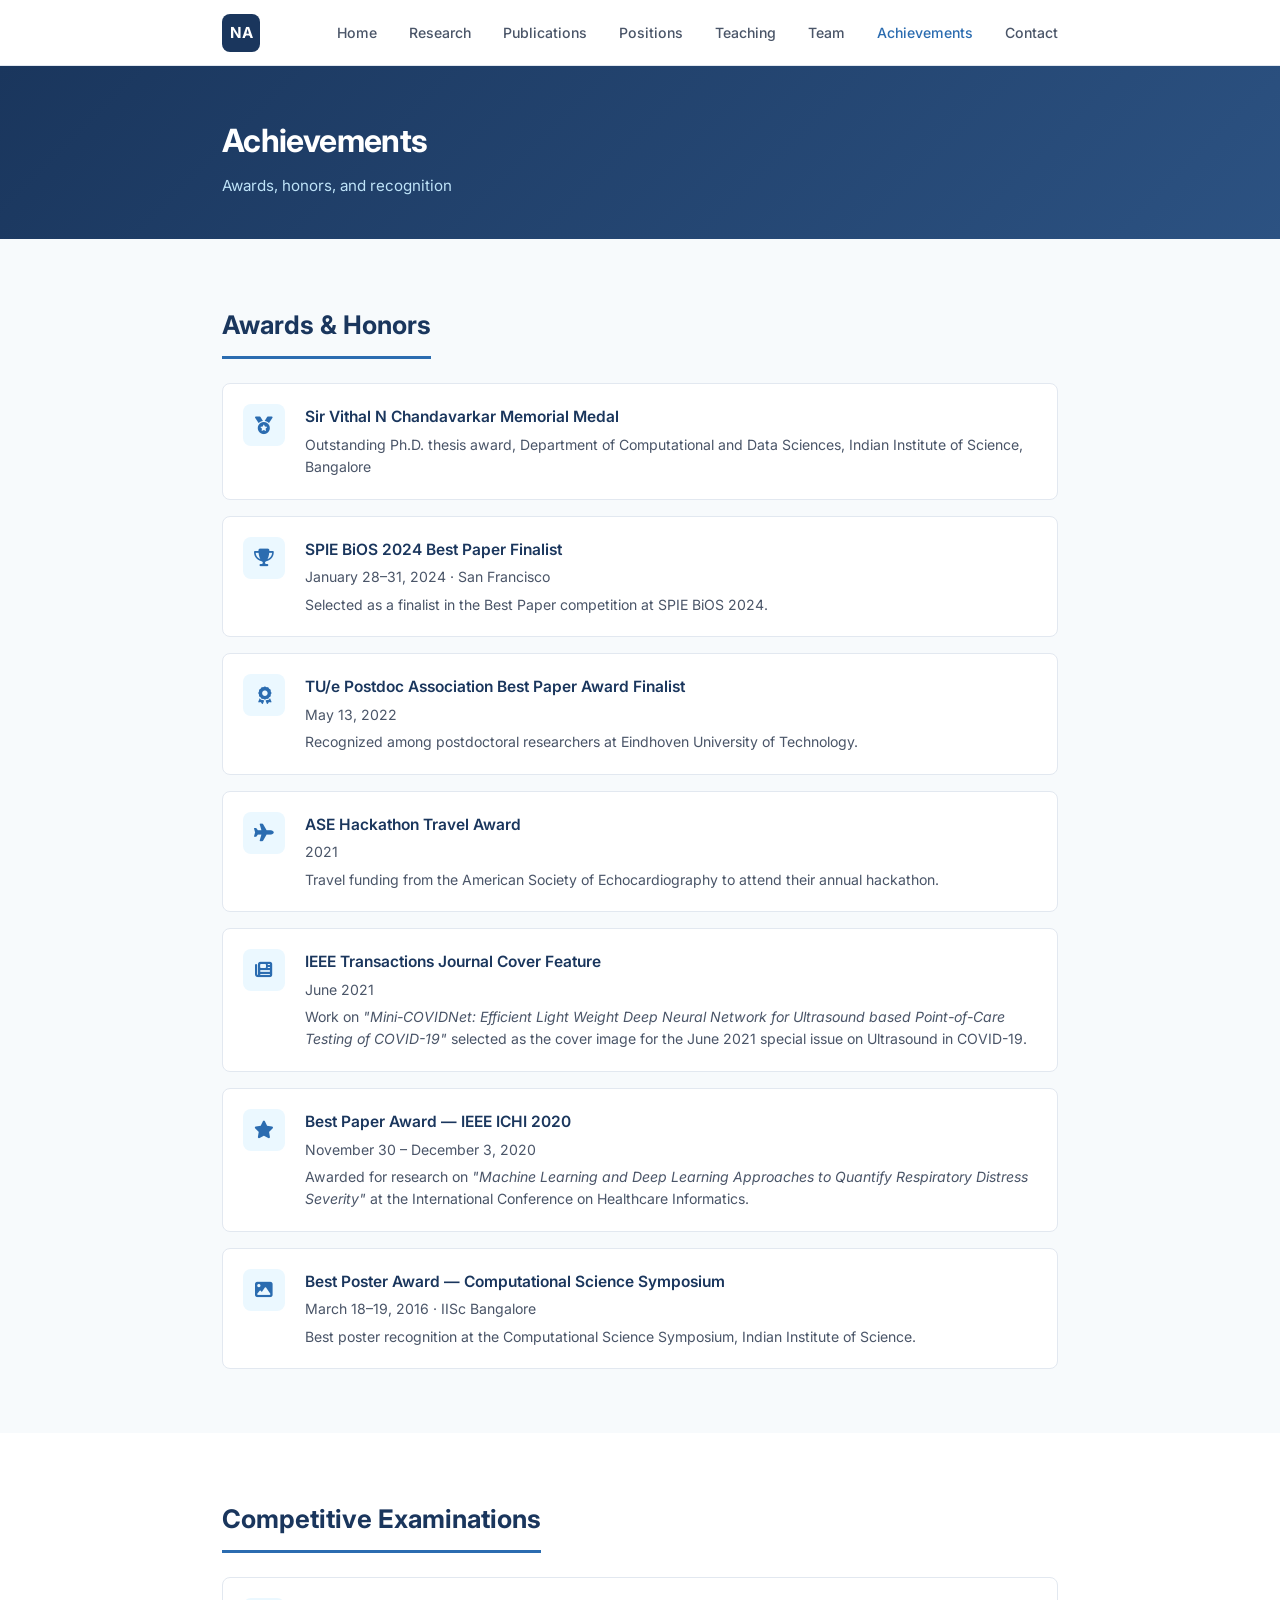
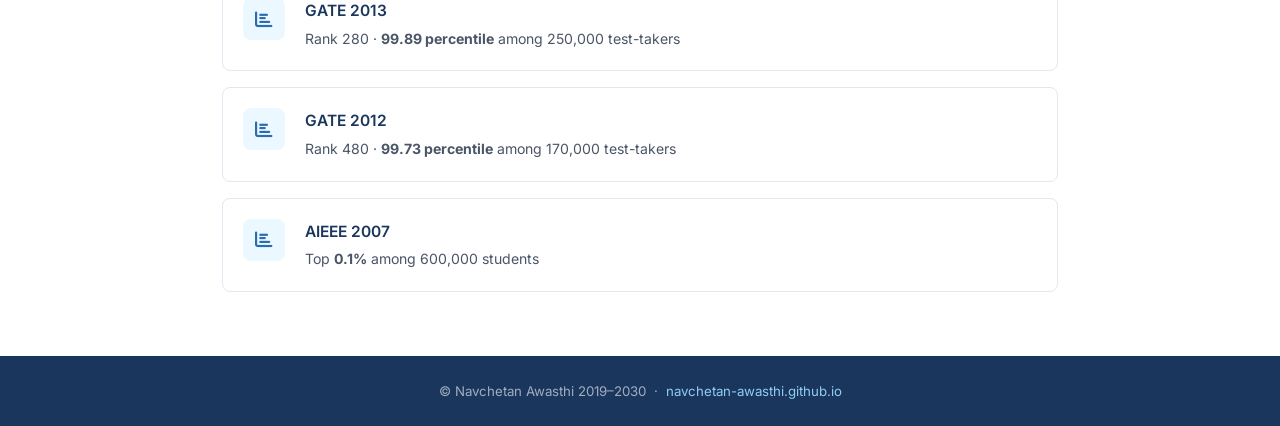
<file: achievements.html>
<!DOCTYPE html>
<html lang="en">
<head>
    <meta charset="UTF-8">
    <meta name="viewport" content="width=device-width, initial-scale=1.0">
    <title>Achievements - Dr. Navchetan Awasthi</title>
    <link rel="preconnect" href="https://fonts.googleapis.com">
    <link href="https://fonts.googleapis.com/css2?family=Inter:wght@300;400;500;600;700&display=swap" rel="stylesheet">
    <link rel="stylesheet" href="https://cdnjs.cloudflare.com/ajax/libs/font-awesome/6.4.0/css/all.min.css">
    <link rel="stylesheet" href="style.css">
    <script data-goatcounter="https://navchetanawasthi.goatcounter.com/count"
        async src="//gc.zgo.at/count.js"></script>
</head>
<body>

    <nav class="navbar">
        <div class="container">
            <a href="index.html" class="nav-brand">NA</a>
            <ul class="nav-links" id="navLinks">
                <li><a href="index.html">Home</a></li>
                <li><a href="research.html">Research</a></li>
                <li><a href="publications.html">Publications</a></li>
                <li><a href="positions.html">Positions</a></li>
                <li><a href="teaching.html">Teaching</a></li>
                <li><a href="team.html">Team</a></li>
                <li><a href="achievements.html" class="active">Achievements</a></li>
                <li><a href="index.html#contact">Contact</a></li>
            </ul>
            <button class="nav-toggle" id="navToggle">
                <i class="fas fa-bars"></i>
            </button>
        </div>
    </nav>

    <div class="page-header">
        <div class="container">
            <h1>Achievements</h1>
            <p>Awards, honors, and recognition</p>
        </div>
    </div>

    <section class="section bg-light">
        <div class="container">
            <h2 class="section-title">Awards &amp; Honors</h2>

            <div class="achievement-list">

                <div class="achievement-item">
                    <div class="achievement-icon"><i class="fas fa-medal"></i></div>
                    <div class="achievement-body">
                        <h3>Sir Vithal N Chandavarkar Memorial Medal</h3>
                        <p>Outstanding Ph.D. thesis award, Department of Computational and Data Sciences, Indian Institute of Science, Bangalore</p>
                    </div>
                </div>

                <div class="achievement-item">
                    <div class="achievement-icon"><i class="fas fa-trophy"></i></div>
                    <div class="achievement-body">
                        <h3>SPIE BiOS 2024 Best Paper Finalist</h3>
                        <p class="achieve-date">January 28&ndash;31, 2024 &middot; San Francisco</p>
                        <p>Selected as a finalist in the Best Paper competition at SPIE BiOS 2024.</p>
                    </div>
                </div>

                <div class="achievement-item">
                    <div class="achievement-icon"><i class="fas fa-award"></i></div>
                    <div class="achievement-body">
                        <h3>TU/e Postdoc Association Best Paper Award Finalist</h3>
                        <p class="achieve-date">May 13, 2022</p>
                        <p>Recognized among postdoctoral researchers at Eindhoven University of Technology.</p>
                    </div>
                </div>

                <div class="achievement-item">
                    <div class="achievement-icon"><i class="fas fa-plane"></i></div>
                    <div class="achievement-body">
                        <h3>ASE Hackathon Travel Award</h3>
                        <p class="achieve-date">2021</p>
                        <p>Travel funding from the American Society of Echocardiography to attend their annual hackathon.</p>
                    </div>
                </div>

                <div class="achievement-item">
                    <div class="achievement-icon"><i class="fas fa-newspaper"></i></div>
                    <div class="achievement-body">
                        <h3>IEEE Transactions Journal Cover Feature</h3>
                        <p class="achieve-date">June 2021</p>
                        <p>Work on <em>"Mini-COVIDNet: Efficient Light Weight Deep Neural Network for Ultrasound based Point-of-Care Testing of COVID-19"</em> selected as the cover image for the June 2021 special issue on Ultrasound in COVID-19.</p>
                    </div>
                </div>

                <div class="achievement-item">
                    <div class="achievement-icon"><i class="fas fa-star"></i></div>
                    <div class="achievement-body">
                        <h3>Best Paper Award &mdash; IEEE ICHI 2020</h3>
                        <p class="achieve-date">November 30 &ndash; December 3, 2020</p>
                        <p>Awarded for research on <em>"Machine Learning and Deep Learning Approaches to Quantify Respiratory Distress Severity"</em> at the International Conference on Healthcare Informatics.</p>
                    </div>
                </div>

                <div class="achievement-item">
                    <div class="achievement-icon"><i class="fas fa-image"></i></div>
                    <div class="achievement-body">
                        <h3>Best Poster Award &mdash; Computational Science Symposium</h3>
                        <p class="achieve-date">March 18&ndash;19, 2016 &middot; IISc Bangalore</p>
                        <p>Best poster recognition at the Computational Science Symposium, Indian Institute of Science.</p>
                    </div>
                </div>

            </div>
        </div>
    </section>

    <section class="section">
        <div class="container">
            <h2 class="section-title">Competitive Examinations</h2>

            <div class="achievement-list">

                <div class="achievement-item">
                    <div class="achievement-icon"><i class="fas fa-chart-bar"></i></div>
                    <div class="achievement-body">
                        <h3>GATE 2013</h3>
                        <p>Rank 280 &middot; <strong>99.89 percentile</strong> among 250,000 test-takers</p>
                    </div>
                </div>

                <div class="achievement-item">
                    <div class="achievement-icon"><i class="fas fa-chart-bar"></i></div>
                    <div class="achievement-body">
                        <h3>GATE 2012</h3>
                        <p>Rank 480 &middot; <strong>99.73 percentile</strong> among 170,000 test-takers</p>
                    </div>
                </div>

                <div class="achievement-item">
                    <div class="achievement-icon"><i class="fas fa-chart-bar"></i></div>
                    <div class="achievement-body">
                        <h3>AIEEE 2007</h3>
                        <p>Top <strong>0.1%</strong> among 600,000 students</p>
                    </div>
                </div>

            </div>
        </div>
    </section>

    <footer>
        <p>&copy; Navchetan Awasthi 2019&ndash;2030 &nbsp;&middot;&nbsp; <a href="https://navchetan-awasthi.github.io">navchetan-awasthi.github.io</a></p>
    </footer>

    <script src="script.js"></script>
</body>
</html>
</file>
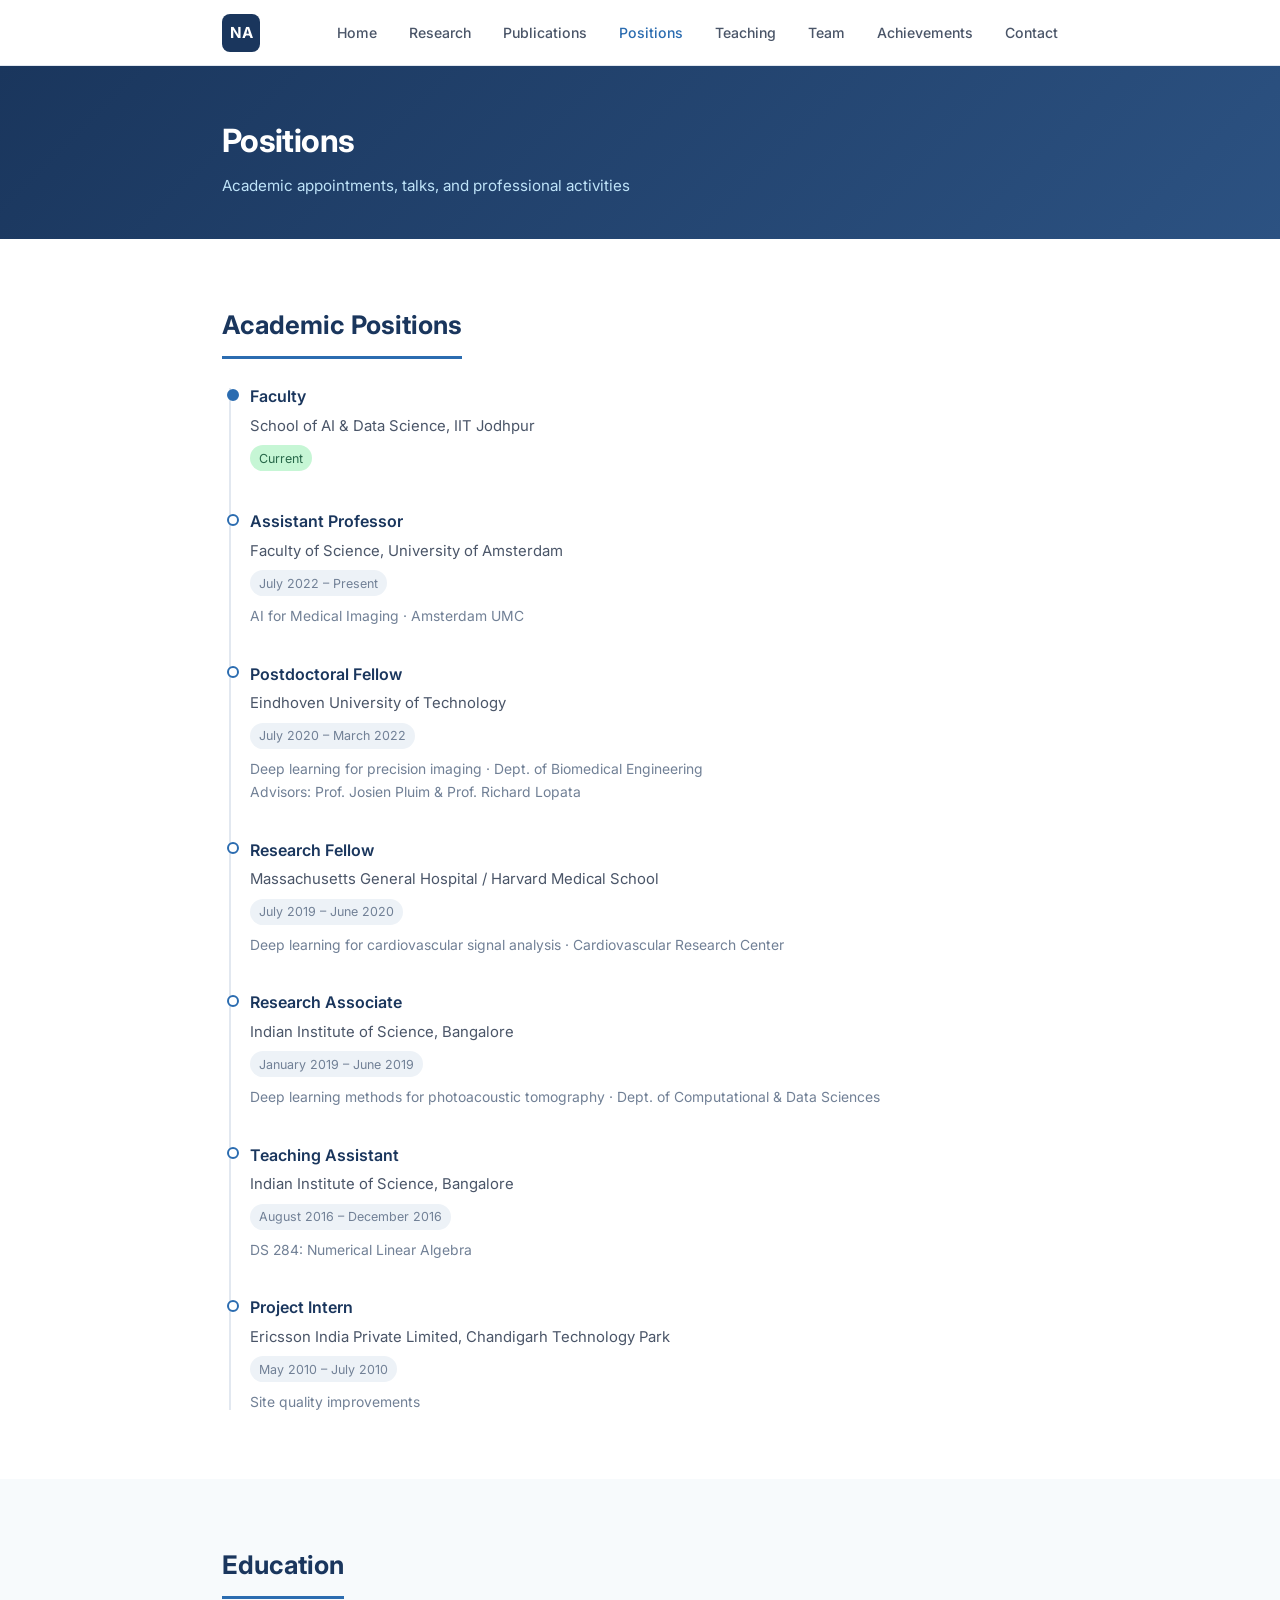
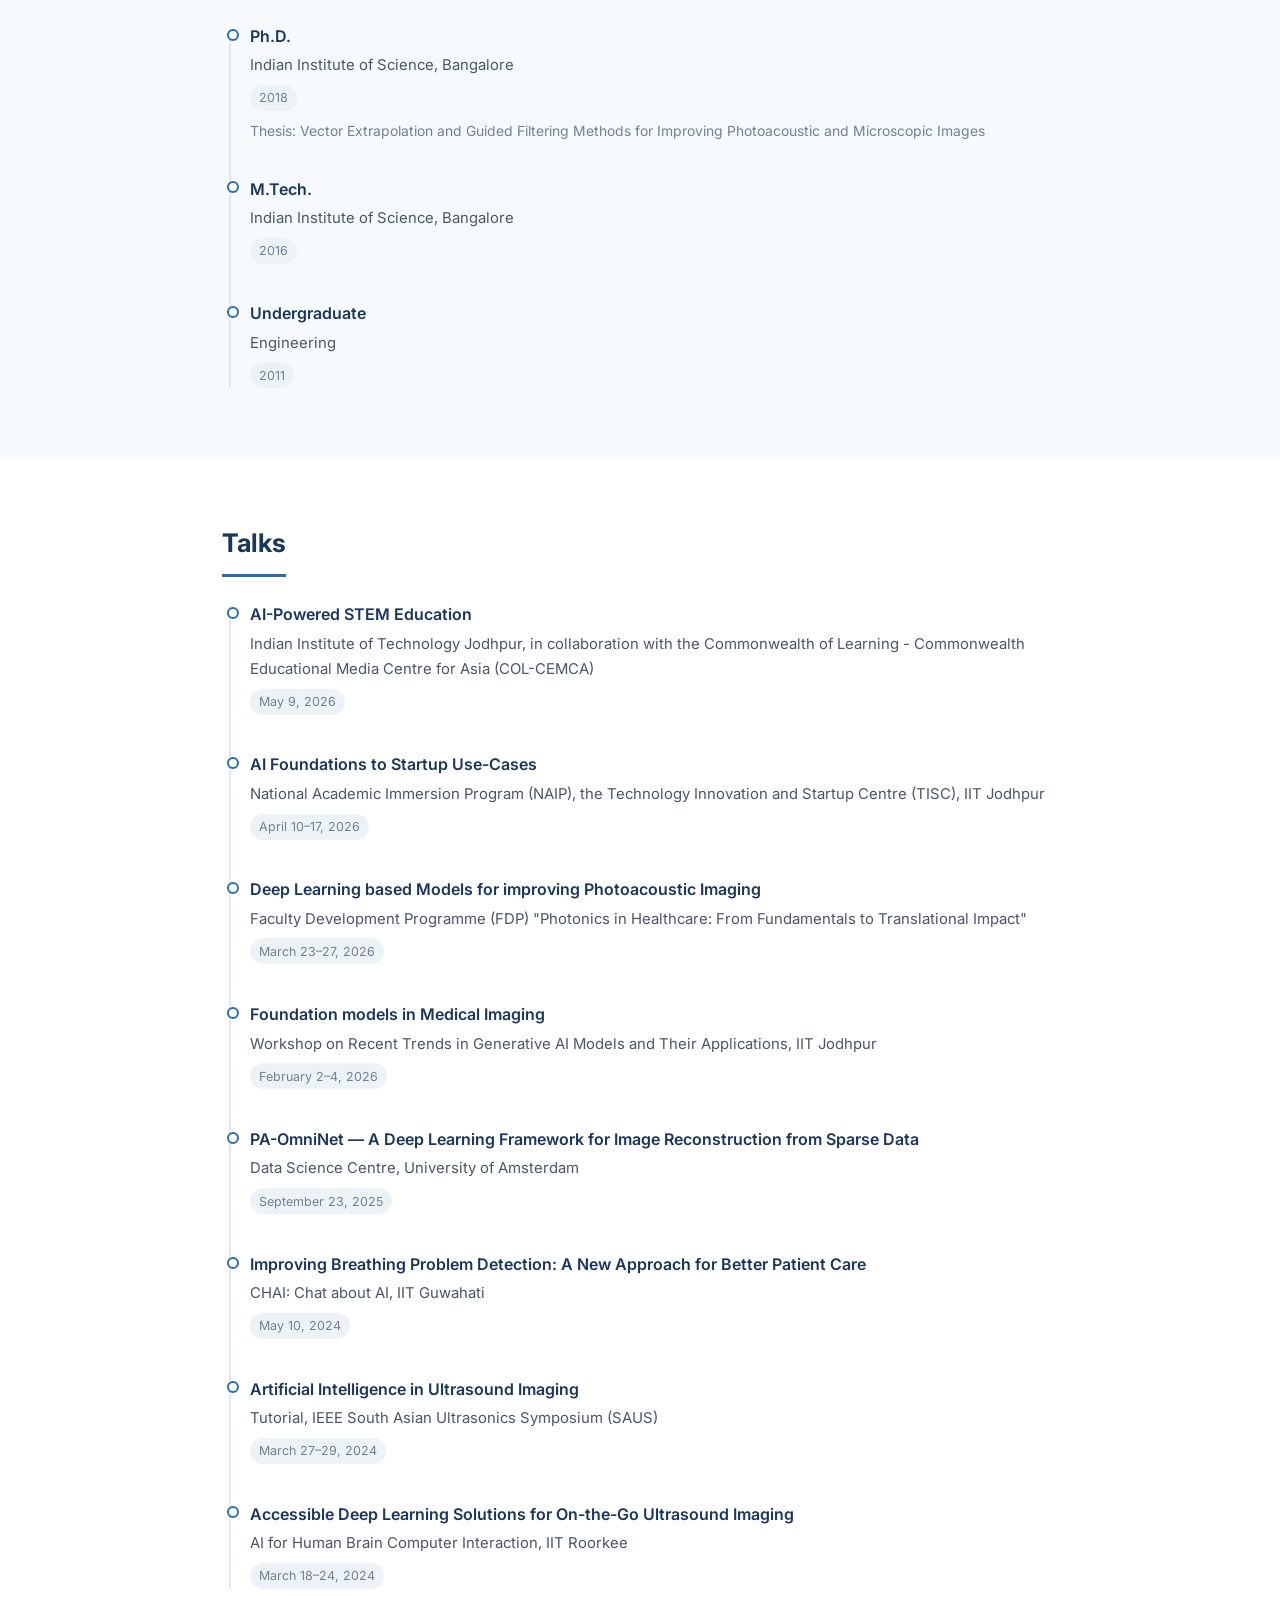
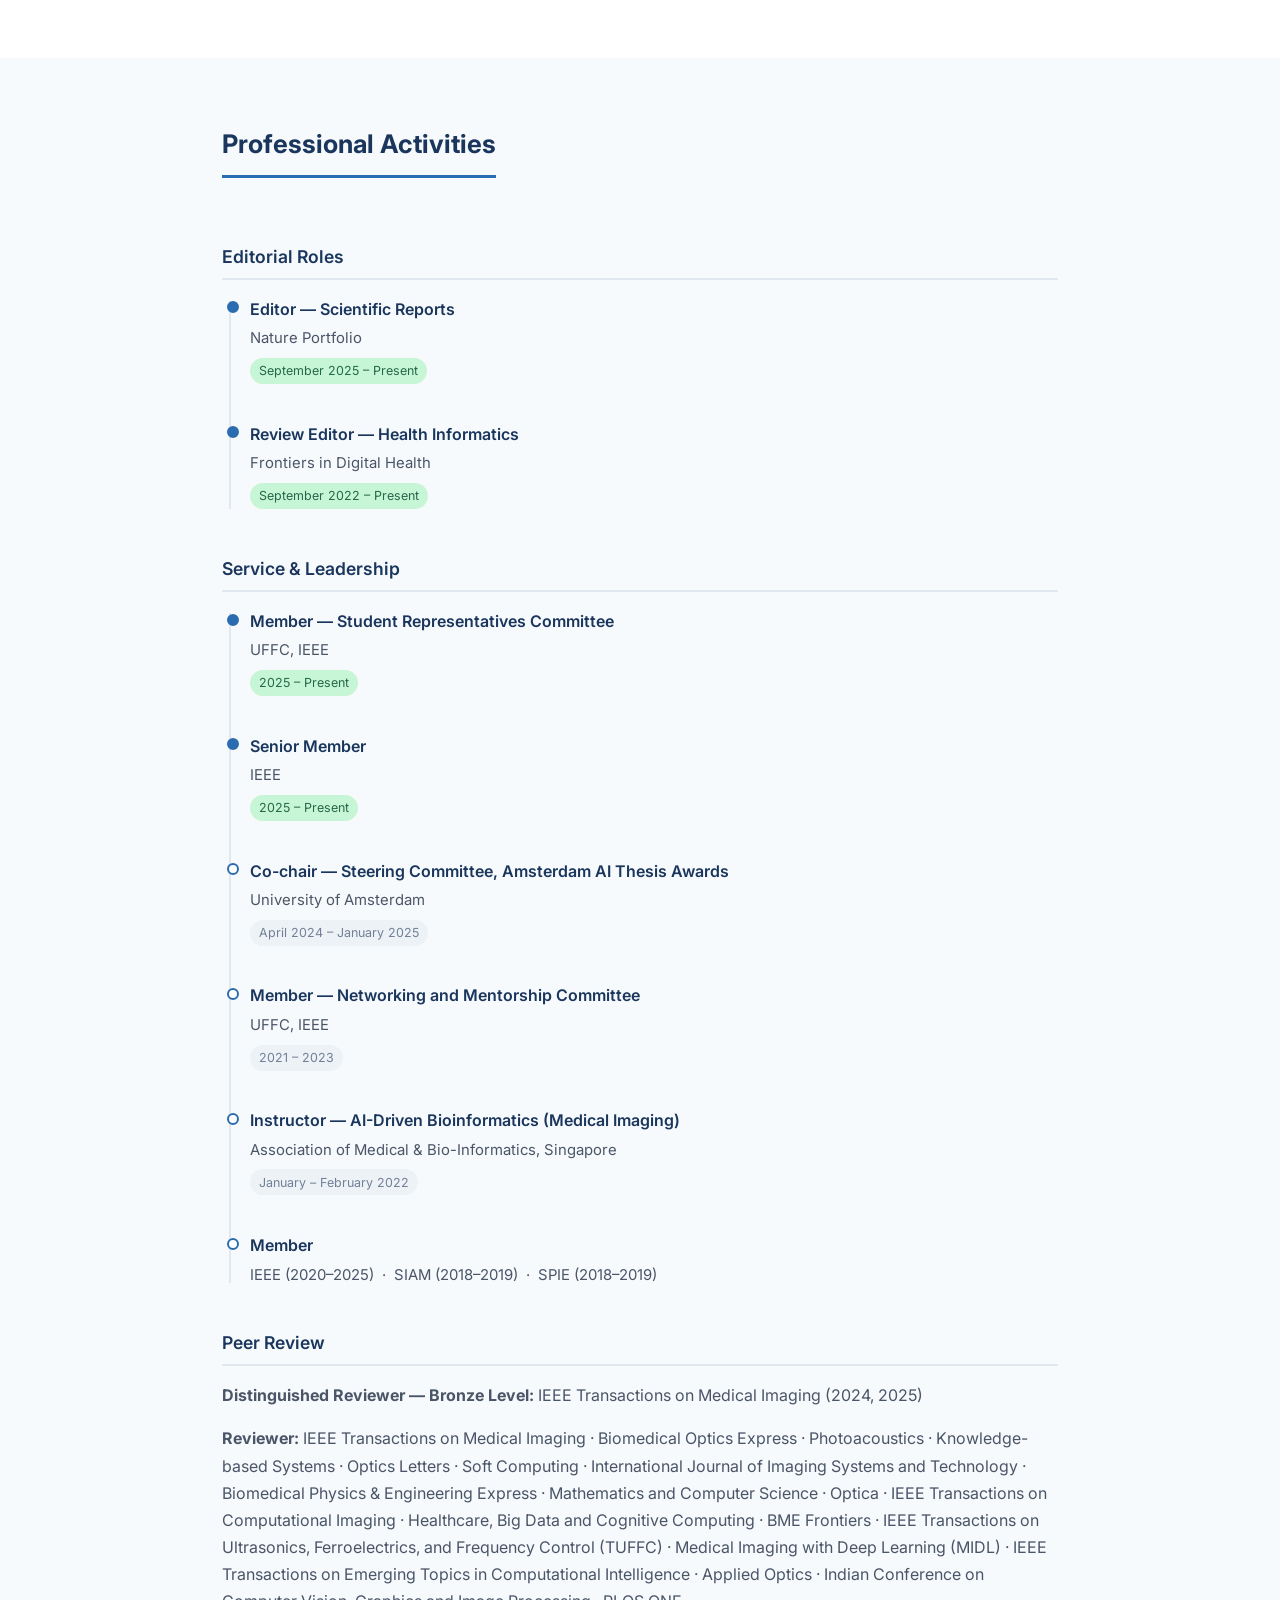
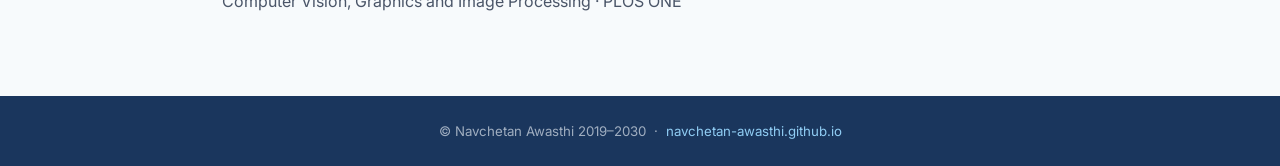
<file: positions.html>
<!DOCTYPE html>
<html lang="en">
<head>
    <meta charset="UTF-8">
    <meta name="viewport" content="width=device-width, initial-scale=1.0">
    <title>Positions — Dr. Navchetan Awasthi</title>
    <link rel="preconnect" href="https://fonts.googleapis.com">
    <link href="https://fonts.googleapis.com/css2?family=Inter:wght@300;400;500;600;700&display=swap" rel="stylesheet">
    <link rel="stylesheet" href="https://cdnjs.cloudflare.com/ajax/libs/font-awesome/6.4.0/css/all.min.css">
    <link rel="stylesheet" href="style.css">
    <script data-goatcounter="https://navchetanawasthi.goatcounter.com/count"
        async src="//gc.zgo.at/count.js"></script>
</head>
<body>

    <nav class="navbar">
        <div class="container">
            <a href="index.html" class="nav-brand">NA</a>
            <ul class="nav-links" id="navLinks">
                <li><a href="index.html">Home</a></li>
                <li><a href="research.html">Research</a></li>
                <li><a href="publications.html">Publications</a></li>
                <li><a href="positions.html" class="active">Positions</a></li>
                <li><a href="teaching.html">Teaching</a></li>
                <li><a href="team.html">Team</a></li>
                <li><a href="achievements.html">Achievements</a></li>
                <li><a href="index.html#contact">Contact</a></li>
            </ul>
            <button class="nav-toggle" id="navToggle">
                <i class="fas fa-bars"></i>
            </button>
        </div>
    </nav>

    <div class="page-header">
        <div class="container">
            <h1>Positions</h1>
            <p>Academic appointments, talks, and professional activities</p>
        </div>
    </div>

    <section class="section">
        <div class="container">
            <h2 class="section-title">Academic Positions</h2>
            <div class="timeline">

                <div class="timeline-item">
                    <div class="timeline-dot current"></div>
                    <div class="timeline-content">
                        <h3>Faculty</h3>
                        <p class="org">School of AI &amp; Data Science, IIT Jodhpur</p>
                        <span class="period current-badge">Current</span>
                    </div>
                </div>

                <div class="timeline-item">
                    <div class="timeline-dot"></div>
                    <div class="timeline-content">
                        <h3>Assistant Professor</h3>
                        <p class="org">Faculty of Science, University of Amsterdam</p>
                        <span class="period">July 2022 – Present</span>
                        <p class="desc">AI for Medical Imaging · Amsterdam UMC</p>
                    </div>
                </div>

                <div class="timeline-item">
                    <div class="timeline-dot"></div>
                    <div class="timeline-content">
                        <h3>Postdoctoral Fellow</h3>
                        <p class="org">Eindhoven University of Technology</p>
                        <span class="period">July 2020 – March 2022</span>
                        <p class="desc">Deep learning for precision imaging · Dept. of Biomedical Engineering<br>
                        Advisors: Prof. Josien Pluim &amp; Prof. Richard Lopata</p>
                    </div>
                </div>

                <div class="timeline-item">
                    <div class="timeline-dot"></div>
                    <div class="timeline-content">
                        <h3>Research Fellow</h3>
                        <p class="org">Massachusetts General Hospital / Harvard Medical School</p>
                        <span class="period">July 2019 – June 2020</span>
                        <p class="desc">Deep learning for cardiovascular signal analysis · Cardiovascular Research Center</p>
                    </div>
                </div>

                <div class="timeline-item">
                    <div class="timeline-dot"></div>
                    <div class="timeline-content">
                        <h3>Research Associate</h3>
                        <p class="org">Indian Institute of Science, Bangalore</p>
                        <span class="period">January 2019 – June 2019</span>
                        <p class="desc">Deep learning methods for photoacoustic tomography · Dept. of Computational &amp; Data Sciences</p>
                    </div>
                </div>

                <div class="timeline-item">
                    <div class="timeline-dot"></div>
                    <div class="timeline-content">
                        <h3>Teaching Assistant</h3>
                        <p class="org">Indian Institute of Science, Bangalore</p>
                        <span class="period">August 2016 – December 2016</span>
                        <p class="desc">DS 284: Numerical Linear Algebra</p>
                    </div>
                </div>

                <div class="timeline-item">
                    <div class="timeline-dot"></div>
                    <div class="timeline-content">
                        <h3>Project Intern</h3>
                        <p class="org">Ericsson India Private Limited, Chandigarh Technology Park</p>
                        <span class="period">May 2010 – July 2010</span>
                        <p class="desc">Site quality improvements</p>
                    </div>
                </div>

            </div>
        </div>
    </section>

    <section class="section bg-light">
        <div class="container">
            <h2 class="section-title">Education</h2>
            <div class="timeline">

                <div class="timeline-item">
                    <div class="timeline-dot"></div>
                    <div class="timeline-content">
                        <h3>Ph.D.</h3>
                        <p class="org">Indian Institute of Science, Bangalore</p>
                        <span class="period">2018</span>
                        <p class="desc">Thesis: Vector Extrapolation and Guided Filtering Methods for Improving Photoacoustic and Microscopic Images</p>
                    </div>
                </div>

                <div class="timeline-item">
                    <div class="timeline-dot"></div>
                    <div class="timeline-content">
                        <h3>M.Tech.</h3>
                        <p class="org">Indian Institute of Science, Bangalore</p>
                        <span class="period">2016</span>
                    </div>
                </div>

                <div class="timeline-item">
                    <div class="timeline-dot"></div>
                    <div class="timeline-content">
                        <h3>Undergraduate</h3>
                        <p class="org">Engineering</p>
                        <span class="period">2011</span>
                    </div>
                </div>

            </div>
        </div>
    </section>

    <section class="section">
        <div class="container">
            <h2 class="section-title">Talks</h2>
            <div class="timeline">

                <div class="timeline-item">
                    <div class="timeline-dot"></div>
                    <div class="timeline-content">
                        <h3>AI-Powered STEM Education</h3>
                        <p class="org"> Indian Institute of Technology Jodhpur, in collaboration with the Commonwealth of Learning - Commonwealth Educational Media Centre for Asia (COL-CEMCA)</p>
                        <span class="period">May 9, 2026</span>
                    </div>
                </div>
                
                <div class="timeline-item">
                    <div class="timeline-dot"></div>
                    <div class="timeline-content">
                        <h3>AI Foundations to Startup Use-Cases</h3>
                        <p class="org">National Academic Immersion Program (NAIP), the Technology Innovation and Startup Centre (TISC), IIT Jodhpur</p>
                        <span class="period">April 10&ndash;17, 2026</span>
                    </div>
                </div>

                <div class="timeline-item">
                    <div class="timeline-dot"></div>
                    <div class="timeline-content">
                        <h3>Deep Learning based Models for improving Photoacoustic Imaging</h3>
                        <p class="org">Faculty Development Programme (FDP) "Photonics in Healthcare: From Fundamentals to Translational Impact" </p>
                        <span class="period">March 23&ndash;27, 2026</span>
                    </div>
                </div>
                
                <div class="timeline-item">
                    <div class="timeline-dot"></div>
                    <div class="timeline-content">
                        <h3>Foundation models in Medical Imaging</h3>
                        <p class="org">Workshop on Recent Trends in Generative AI Models and Their Applications, IIT Jodhpur</p>
                        <span class="period">February 2&ndash;4, 2026</span>
                    </div>
                </div>

                <div class="timeline-item">
                    <div class="timeline-dot"></div>
                    <div class="timeline-content">
                        <h3>PA-OmniNet &mdash; A Deep Learning Framework for Image Reconstruction from Sparse Data</h3>
                        <p class="org">Data Science Centre, University of Amsterdam</p>
                        <span class="period">September 23, 2025</span>
                    </div>
                </div>

                <div class="timeline-item">
                    <div class="timeline-dot"></div>
                    <div class="timeline-content">
                        <h3>Improving Breathing Problem Detection: A New Approach for Better Patient Care</h3>
                        <p class="org">CHAI: Chat about AI, IIT Guwahati</p>
                        <span class="period">May 10, 2024</span>
                    </div>
                </div>

                <div class="timeline-item">
                    <div class="timeline-dot"></div>
                    <div class="timeline-content">
                        <h3>Artificial Intelligence in Ultrasound Imaging</h3>
                        <p class="org">Tutorial, IEEE South Asian Ultrasonics Symposium (SAUS)</p>
                        <span class="period">March 27&ndash;29, 2024</span>
                    </div>
                </div>

                <div class="timeline-item">
                    <div class="timeline-dot"></div>
                    <div class="timeline-content">
                        <h3>Accessible Deep Learning Solutions for On-the-Go Ultrasound Imaging</h3>
                        <p class="org">AI for Human Brain Computer Interaction, IIT Roorkee</p>
                        <span class="period">March 18&ndash;24, 2024</span>
                    </div>
                </div>

            </div>
        </div>
    </section>

    <section class="section bg-light">
        <div class="container">
            <h2 class="section-title">Professional Activities</h2>

            <h3 class="student-group-title">Editorial Roles</h3>
            <div class="timeline">

                <div class="timeline-item">
                    <div class="timeline-dot current"></div>
                    <div class="timeline-content">
                        <h3>Editor &mdash; Scientific Reports</h3>
                        <p class="org">Nature Portfolio</p>
                        <span class="period current-badge">September 2025 &ndash; Present</span>
                    </div>
                </div>

                <div class="timeline-item">
                    <div class="timeline-dot current"></div>
                    <div class="timeline-content">
                        <h3>Review Editor &mdash; Health Informatics</h3>
                        <p class="org">Frontiers in Digital Health</p>
                        <span class="period current-badge">September 2022 &ndash; Present</span>
                    </div>
                </div>

            </div>

            <h3 class="student-group-title">Service &amp; Leadership</h3>
            <div class="timeline">

                <div class="timeline-item">
                    <div class="timeline-dot current"></div>
                    <div class="timeline-content">
                        <h3>Member &mdash; Student Representatives Committee</h3>
                        <p class="org">UFFC, IEEE</p>
                        <span class="period current-badge">2025 &ndash; Present</span>
                    </div>
                </div>

                <div class="timeline-item">
                    <div class="timeline-dot current"></div>
                    <div class="timeline-content">
                        <h3>Senior Member</h3>
                        <p class="org">IEEE</p>
                        <span class="period current-badge">2025 &ndash; Present</span>
                    </div>
                </div>

                <div class="timeline-item">
                    <div class="timeline-dot"></div>
                    <div class="timeline-content">
                        <h3>Co-chair &mdash; Steering Committee, Amsterdam AI Thesis Awards</h3>
                        <p class="org">University of Amsterdam</p>
                        <span class="period">April 2024 &ndash; January 2025</span>
                    </div>
                </div>

                <div class="timeline-item">
                    <div class="timeline-dot"></div>
                    <div class="timeline-content">
                        <h3>Member &mdash; Networking and Mentorship Committee</h3>
                        <p class="org">UFFC, IEEE</p>
                        <span class="period">2021 &ndash; 2023</span>
                    </div>
                </div>

                <div class="timeline-item">
                    <div class="timeline-dot"></div>
                    <div class="timeline-content">
                        <h3>Instructor &mdash; AI-Driven Bioinformatics (Medical Imaging)</h3>
                        <p class="org">Association of Medical &amp; Bio-Informatics, Singapore</p>
                        <span class="period">January &ndash; February 2022</span>
                    </div>
                </div>

                <div class="timeline-item">
                    <div class="timeline-dot"></div>
                    <div class="timeline-content">
                        <h3>Member</h3>
                        <p class="org">IEEE (2020&ndash;2025) &nbsp;&middot;&nbsp; SIAM (2018&ndash;2019) &nbsp;&middot;&nbsp; SPIE (2018&ndash;2019)</p>
                    </div>
                </div>

            </div>

            <h3 class="student-group-title">Peer Review</h3>
            <div class="about-content" style="margin-top:0.5rem;">
                <p>
                    <strong>Distinguished Reviewer &mdash; Bronze Level:</strong> IEEE Transactions on Medical Imaging (2024, 2025)
                </p>
                <p>
                    <strong>Reviewer:</strong> IEEE Transactions on Medical Imaging &middot; Biomedical Optics Express &middot; Photoacoustics &middot;
                    Knowledge-based Systems &middot; Optics Letters &middot; Soft Computing &middot; International Journal of Imaging Systems and Technology &middot;
                    Biomedical Physics &amp; Engineering Express &middot; Mathematics and Computer Science &middot; Optica &middot;
                    IEEE Transactions on Computational Imaging &middot; Healthcare, Big Data and Cognitive Computing &middot; BME Frontiers &middot;
                    IEEE Transactions on Ultrasonics, Ferroelectrics, and Frequency Control (TUFFC) &middot;
                    Medical Imaging with Deep Learning (MIDL) &middot; IEEE Transactions on Emerging Topics in Computational Intelligence &middot;
                    Applied Optics &middot; Indian Conference on Computer Vision, Graphics and Image Processing &middot; PLOS ONE
                </p>
            </div>

        </div>
    </section>

    <footer>
        <p>© Navchetan Awasthi 2019–2030 &nbsp;·&nbsp; <a href="https://navchetan-awasthi.github.io">navchetan-awasthi.github.io</a></p>
    </footer>

    <script src="script.js"></script>
</body>
</html>
</file>
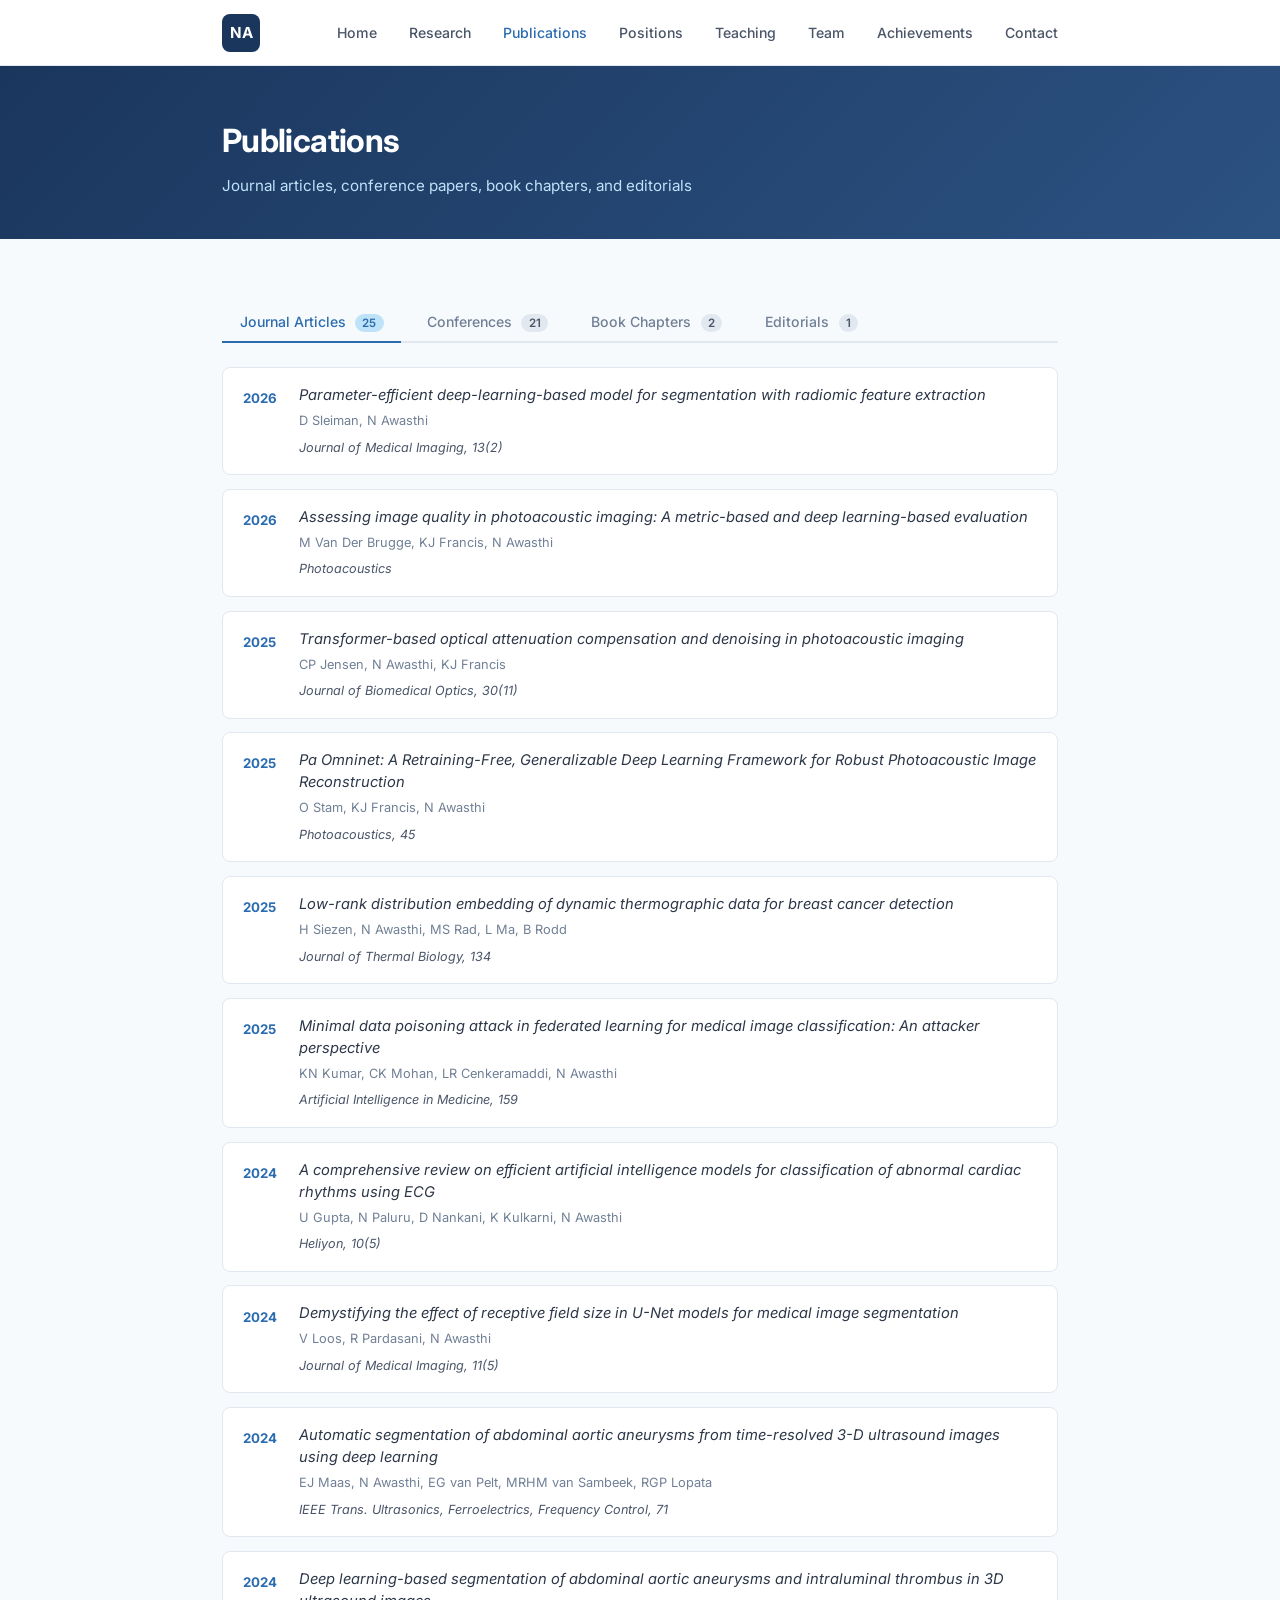
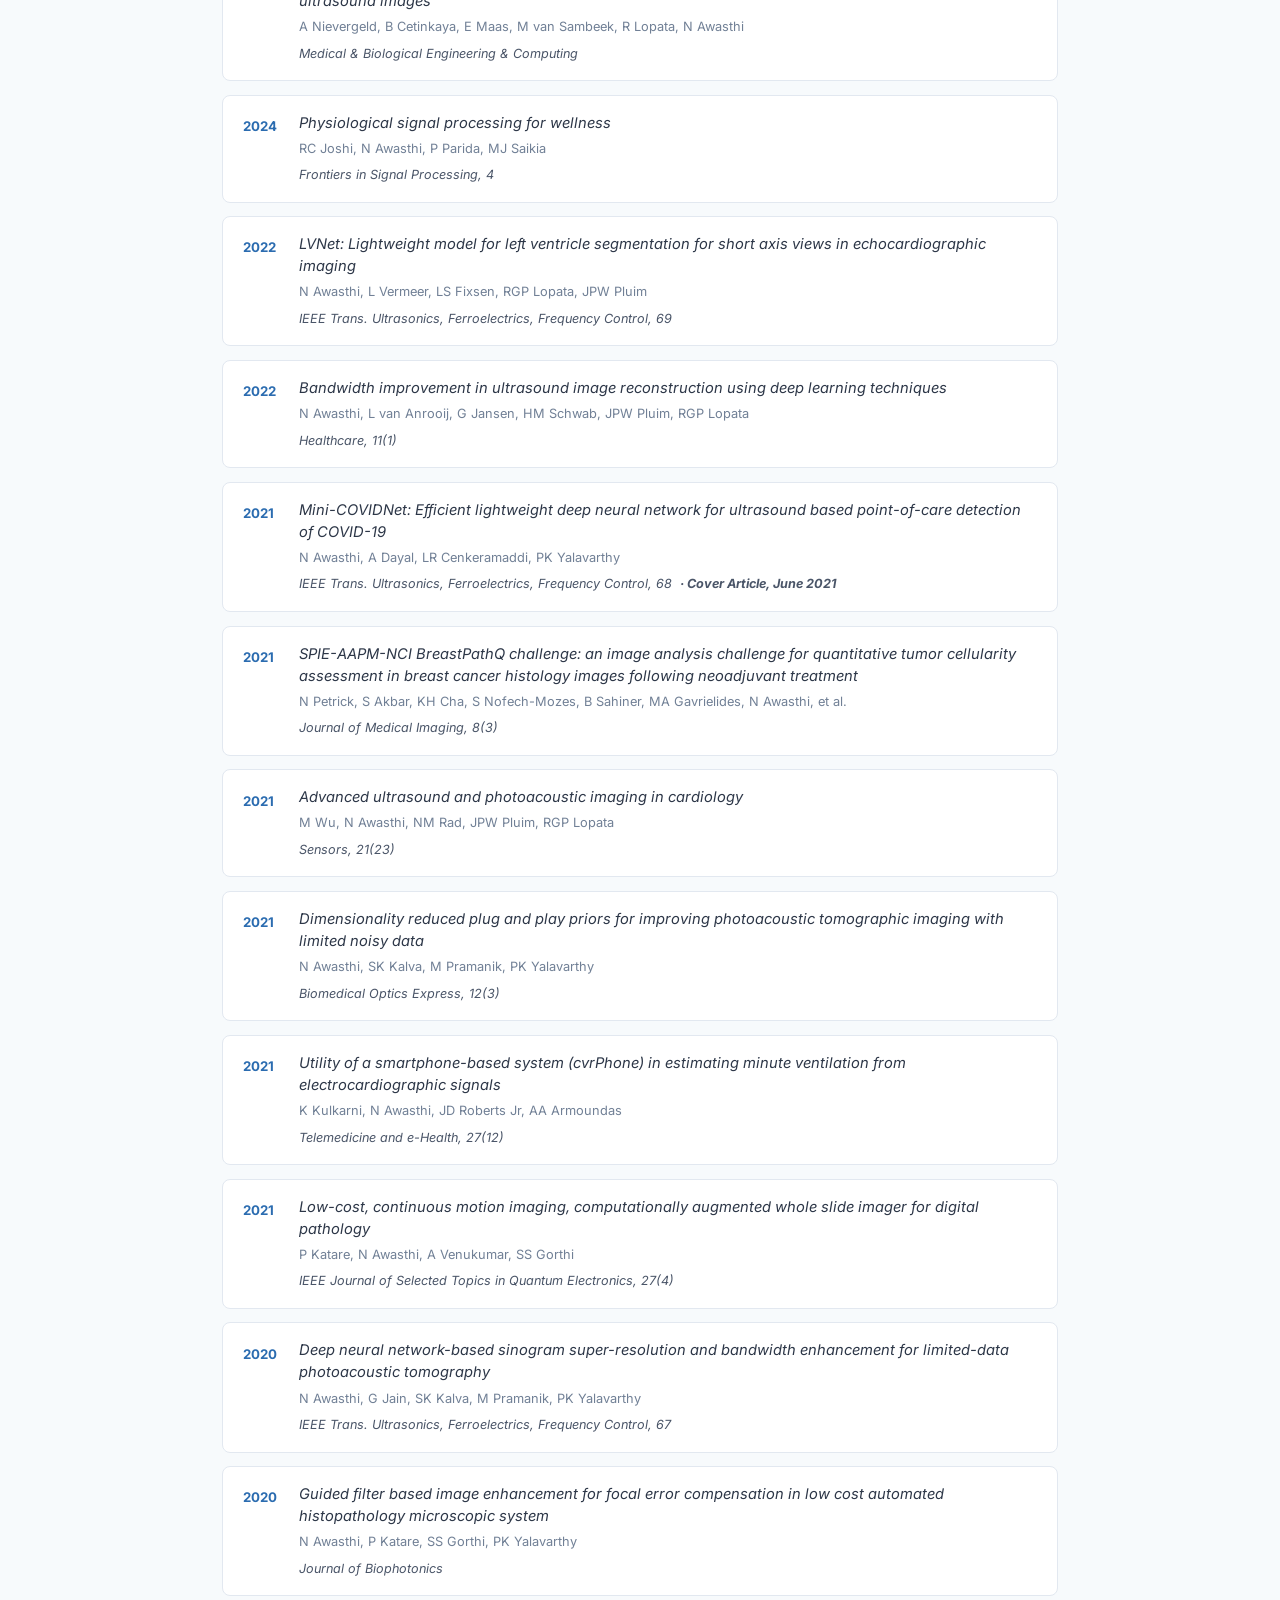
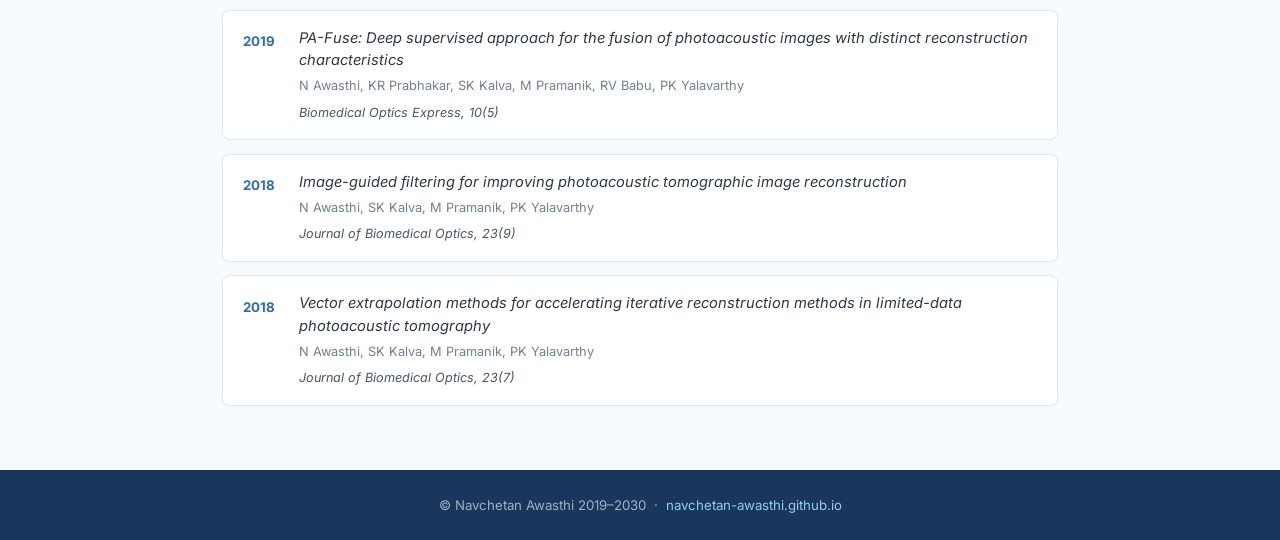
<file: publications.html>
<!DOCTYPE html>
<html lang="en">
<head>
    <meta charset="UTF-8">
    <meta name="viewport" content="width=device-width, initial-scale=1.0">
    <title>Publications - Dr. Navchetan Awasthi</title>
    <link rel="preconnect" href="https://fonts.googleapis.com">
    <link href="https://fonts.googleapis.com/css2?family=Inter:wght@300;400;500;600;700&display=swap" rel="stylesheet">
    <link rel="stylesheet" href="https://cdnjs.cloudflare.com/ajax/libs/font-awesome/6.4.0/css/all.min.css">
    <link rel="stylesheet" href="style.css">
    <script data-goatcounter="https://navchetanawasthi.goatcounter.com/count"
        async src="//gc.zgo.at/count.js"></script>
</head>
<body>

    <nav class="navbar">
        <div class="container">
            <a href="index.html" class="nav-brand">NA</a>
            <ul class="nav-links" id="navLinks">
                <li><a href="index.html">Home</a></li>
                <li><a href="research.html">Research</a></li>
                <li><a href="publications.html" class="active">Publications</a></li>
                <li><a href="positions.html">Positions</a></li>
                <li><a href="teaching.html">Teaching</a></li>
                <li><a href="team.html">Team</a></li>
                <li><a href="achievements.html">Achievements</a></li>
                <li><a href="index.html#contact">Contact</a></li>
            </ul>
            <button class="nav-toggle" id="navToggle">
                <i class="fas fa-bars"></i>
            </button>
        </div>
    </nav>

    <div class="page-header">
        <div class="container">
            <h1>Publications</h1>
            <p>Journal articles, conference papers, book chapters, and editorials</p>
        </div>
    </div>

    <section class="section bg-light">
        <div class="container">

            <div class="pub-tabs">
                <button class="pub-tab active" data-tab="journals">Journal Articles <span class="pub-count">25</span></button>
                <button class="pub-tab" data-tab="conferences">Conferences <span class="pub-count">21</span></button>
                <button class="pub-tab" data-tab="books">Book Chapters <span class="pub-count">2</span></button>
                <button class="pub-tab" data-tab="editorials">Editorials <span class="pub-count">1</span></button>
            </div>

            <!-- Journal Articles -->
            <div class="pub-section" id="tab-journals">

                <div class="pub-item">
                    <span class="pub-year">2026</span>
                    <div class="pub-details">
                        <p class="pub-title"><em>Parameter-efficient deep-learning-based model for segmentation with radiomic feature extraction</em></p>
                        <p class="pub-authors">D Sleiman, N Awasthi</p>
                        <div class="pub-meta"><span class="venue">Journal of Medical Imaging, 13(2)</span></div>
                    </div>
                </div>

                <div class="pub-item">
                    <span class="pub-year">2026</span>
                    <div class="pub-details">
                        <p class="pub-title"><em>Assessing image quality in photoacoustic imaging: A metric-based and deep learning-based evaluation</em></p>
                        <p class="pub-authors">M Van Der Brugge, KJ Francis, N Awasthi</p>
                        <div class="pub-meta"><span class="venue">Photoacoustics</span></div>
                    </div>
                </div>

                <div class="pub-item">
                    <span class="pub-year">2025</span>
                    <div class="pub-details">
                        <p class="pub-title"><em>Transformer-based optical attenuation compensation and denoising in photoacoustic imaging</em></p>
                        <p class="pub-authors">CP Jensen, N Awasthi, KJ Francis</p>
                        <div class="pub-meta"><span class="venue">Journal of Biomedical Optics, 30(11)</span></div>
                    </div>
                </div>

                <div class="pub-item">
                    <span class="pub-year">2025</span>
                    <div class="pub-details">
                        <p class="pub-title"><em>Pa Omninet: A Retraining-Free, Generalizable Deep Learning Framework for Robust Photoacoustic Image Reconstruction</em></p>
                        <p class="pub-authors">O Stam, KJ Francis, N Awasthi</p>
                        <div class="pub-meta"><span class="venue">Photoacoustics, 45</span></div>
                    </div>
                </div>

                <div class="pub-item">
                    <span class="pub-year">2025</span>
                    <div class="pub-details">
                        <p class="pub-title"><em>Low-rank distribution embedding of dynamic thermographic data for breast cancer detection</em></p>
                        <p class="pub-authors">H Siezen, N Awasthi, MS Rad, L Ma, B Rodd</p>
                        <div class="pub-meta"><span class="venue">Journal of Thermal Biology, 134</span></div>
                    </div>
                </div>

                <div class="pub-item">
                    <span class="pub-year">2025</span>
                    <div class="pub-details">
                        <p class="pub-title"><em>Minimal data poisoning attack in federated learning for medical image classification: An attacker perspective</em></p>
                        <p class="pub-authors">KN Kumar, CK Mohan, LR Cenkeramaddi, N Awasthi</p>
                        <div class="pub-meta"><span class="venue">Artificial Intelligence in Medicine, 159</span></div>
                    </div>
                </div>

                <div class="pub-item">
                    <span class="pub-year">2024</span>
                    <div class="pub-details">
                        <p class="pub-title"><em>A comprehensive review on efficient artificial intelligence models for classification of abnormal cardiac rhythms using ECG</em></p>
                        <p class="pub-authors">U Gupta, N Paluru, D Nankani, K Kulkarni, N Awasthi</p>
                        <div class="pub-meta"><span class="venue">Heliyon, 10(5)</span></div>
                    </div>
                </div>

                <div class="pub-item">
                    <span class="pub-year">2024</span>
                    <div class="pub-details">
                        <p class="pub-title"><em>Demystifying the effect of receptive field size in U-Net models for medical image segmentation</em></p>
                        <p class="pub-authors">V Loos, R Pardasani, N Awasthi</p>
                        <div class="pub-meta"><span class="venue">Journal of Medical Imaging, 11(5)</span></div>
                    </div>
                </div>

                <div class="pub-item">
                    <span class="pub-year">2024</span>
                    <div class="pub-details">
                        <p class="pub-title"><em>Automatic segmentation of abdominal aortic aneurysms from time-resolved 3-D ultrasound images using deep learning</em></p>
                        <p class="pub-authors">EJ Maas, N Awasthi, EG van Pelt, MRHM van Sambeek, RGP Lopata</p>
                        <div class="pub-meta"><span class="venue">IEEE Trans. Ultrasonics, Ferroelectrics, Frequency Control, 71</span></div>
                    </div>
                </div>

                <div class="pub-item">
                    <span class="pub-year">2024</span>
                    <div class="pub-details">
                        <p class="pub-title"><em>Deep learning-based segmentation of abdominal aortic aneurysms and intraluminal thrombus in 3D ultrasound images</em></p>
                        <p class="pub-authors">A Nievergeld, B Cetinkaya, E Maas, M van Sambeek, R Lopata, N Awasthi</p>
                        <div class="pub-meta"><span class="venue">Medical &amp; Biological Engineering &amp; Computing</span></div>
                    </div>
                </div>

                <div class="pub-item">
                    <span class="pub-year">2024</span>
                    <div class="pub-details">
                        <p class="pub-title"><em>Physiological signal processing for wellness</em></p>
                        <p class="pub-authors">RC Joshi, N Awasthi, P Parida, MJ Saikia</p>
                        <div class="pub-meta"><span class="venue">Frontiers in Signal Processing, 4</span></div>
                    </div>
                </div>

                <div class="pub-item">
                    <span class="pub-year">2022</span>
                    <div class="pub-details">
                        <p class="pub-title"><em>LVNet: Lightweight model for left ventricle segmentation for short axis views in echocardiographic imaging</em></p>
                        <p class="pub-authors">N Awasthi, L Vermeer, LS Fixsen, RGP Lopata, JPW Pluim</p>
                        <div class="pub-meta"><span class="venue">IEEE Trans. Ultrasonics, Ferroelectrics, Frequency Control, 69</span></div>
                    </div>
                </div>

                <div class="pub-item">
                    <span class="pub-year">2022</span>
                    <div class="pub-details">
                        <p class="pub-title"><em>Bandwidth improvement in ultrasound image reconstruction using deep learning techniques</em></p>
                        <p class="pub-authors">N Awasthi, L van Anrooij, G Jansen, HM Schwab, JPW Pluim, RGP Lopata</p>
                        <div class="pub-meta"><span class="venue">Healthcare, 11(1)</span></div>
                    </div>
                </div>

                <div class="pub-item">
                    <span class="pub-year">2021</span>
                    <div class="pub-details">
                        <p class="pub-title"><em>Mini-COVIDNet: Efficient lightweight deep neural network for ultrasound based point-of-care detection of COVID-19</em></p>
                        <p class="pub-authors">N Awasthi, A Dayal, LR Cenkeramaddi, PK Yalavarthy</p>
                        <div class="pub-meta"><span class="venue">IEEE Trans. Ultrasonics, Ferroelectrics, Frequency Control, 68 &nbsp;<strong>· Cover Article, June 2021</strong></span></div>
                    </div>
                </div>

                <div class="pub-item">
                    <span class="pub-year">2021</span>
                    <div class="pub-details">
                        <p class="pub-title"><em>SPIE-AAPM-NCI BreastPathQ challenge: an image analysis challenge for quantitative tumor cellularity assessment in breast cancer histology images following neoadjuvant treatment</em></p>
                        <p class="pub-authors">N Petrick, S Akbar, KH Cha, S Nofech-Mozes, B Sahiner, MA Gavrielides, N Awasthi, et al.</p>
                        <div class="pub-meta"><span class="venue">Journal of Medical Imaging, 8(3)</span></div>
                    </div>
                </div>

                <div class="pub-item">
                    <span class="pub-year">2021</span>
                    <div class="pub-details">
                        <p class="pub-title"><em>Advanced ultrasound and photoacoustic imaging in cardiology</em></p>
                        <p class="pub-authors">M Wu, N Awasthi, NM Rad, JPW Pluim, RGP Lopata</p>
                        <div class="pub-meta"><span class="venue">Sensors, 21(23)</span></div>
                    </div>
                </div>

                <div class="pub-item">
                    <span class="pub-year">2021</span>
                    <div class="pub-details">
                        <p class="pub-title"><em>Dimensionality reduced plug and play priors for improving photoacoustic tomographic imaging with limited noisy data</em></p>
                        <p class="pub-authors">N Awasthi, SK Kalva, M Pramanik, PK Yalavarthy</p>
                        <div class="pub-meta"><span class="venue">Biomedical Optics Express, 12(3)</span></div>
                    </div>
                </div>

                <div class="pub-item">
                    <span class="pub-year">2021</span>
                    <div class="pub-details">
                        <p class="pub-title"><em>Utility of a smartphone-based system (cvrPhone) in estimating minute ventilation from electrocardiographic signals</em></p>
                        <p class="pub-authors">K Kulkarni, N Awasthi, JD Roberts Jr, AA Armoundas</p>
                        <div class="pub-meta"><span class="venue">Telemedicine and e-Health, 27(12)</span></div>
                    </div>
                </div>

                <div class="pub-item">
                    <span class="pub-year">2021</span>
                    <div class="pub-details">
                        <p class="pub-title"><em>Low-cost, continuous motion imaging, computationally augmented whole slide imager for digital pathology</em></p>
                        <p class="pub-authors">P Katare, N Awasthi, A Venukumar, SS Gorthi</p>
                        <div class="pub-meta"><span class="venue">IEEE Journal of Selected Topics in Quantum Electronics, 27(4)</span></div>
                    </div>
                </div>

                <div class="pub-item">
                    <span class="pub-year">2020</span>
                    <div class="pub-details">
                        <p class="pub-title"><em>Deep neural network-based sinogram super-resolution and bandwidth enhancement for limited-data photoacoustic tomography</em></p>
                        <p class="pub-authors">N Awasthi, G Jain, SK Kalva, M Pramanik, PK Yalavarthy</p>
                        <div class="pub-meta"><span class="venue">IEEE Trans. Ultrasonics, Ferroelectrics, Frequency Control, 67</span></div>
                    </div>
                </div>

                <div class="pub-item">
                    <span class="pub-year">2020</span>
                    <div class="pub-details">
                        <p class="pub-title"><em>Guided filter based image enhancement for focal error compensation in low cost automated histopathology microscopic system</em></p>
                        <p class="pub-authors">N Awasthi, P Katare, SS Gorthi, PK Yalavarthy</p>
                        <div class="pub-meta"><span class="venue">Journal of Biophotonics</span></div>
                    </div>
                </div>

                <div class="pub-item">
                    <span class="pub-year">2019</span>
                    <div class="pub-details">
                        <p class="pub-title"><em>PA-Fuse: Deep supervised approach for the fusion of photoacoustic images with distinct reconstruction characteristics</em></p>
                        <p class="pub-authors">N Awasthi, KR Prabhakar, SK Kalva, M Pramanik, RV Babu, PK Yalavarthy</p>
                        <div class="pub-meta"><span class="venue">Biomedical Optics Express, 10(5)</span></div>
                    </div>
                </div>

                <div class="pub-item">
                    <span class="pub-year">2018</span>
                    <div class="pub-details">
                        <p class="pub-title"><em>Image-guided filtering for improving photoacoustic tomographic image reconstruction</em></p>
                        <p class="pub-authors">N Awasthi, SK Kalva, M Pramanik, PK Yalavarthy</p>
                        <div class="pub-meta"><span class="venue">Journal of Biomedical Optics, 23(9)</span></div>
                    </div>
                </div>

                <div class="pub-item">
                    <span class="pub-year">2018</span>
                    <div class="pub-details">
                        <p class="pub-title"><em>Vector extrapolation methods for accelerating iterative reconstruction methods in limited-data photoacoustic tomography</em></p>
                        <p class="pub-authors">N Awasthi, SK Kalva, M Pramanik, PK Yalavarthy</p>
                        <div class="pub-meta"><span class="venue">Journal of Biomedical Optics, 23(7)</span></div>
                    </div>
                </div>

            </div>

            <!-- Conference Papers -->
            <div class="pub-section hidden" id="tab-conferences">

                <div class="pub-item">
                    <span class="pub-year">2026</span>
                    <div class="pub-details">
                        <p class="pub-title"><em>ICL-NoiseUNet: A Novel In-Context Learning Based Framework For Ultrasound Segmentation With Adaptive Noise Modulation</em></p>
                        <p class="pub-authors">I Charisiadis, I El Allali, RGP Lopata, CI Sanchez, N Awasthi</p>
                        <div class="pub-meta"><span class="venue">Medical Imaging with Deep Learning (MIDL)</span></div>
                    </div>
                </div>

                <div class="pub-item">
                    <span class="pub-year">2025</span>
                    <div class="pub-details">
                        <p class="pub-title"><em>nnRAG - Incorporating Human-Feedback for Neural Network Driven Similarity Search: A Preliminary Feasibility Study</em></p>
                        <p class="pub-authors">S Singireddi, S Pandey, R Pardasani, N Awasthi</p>
                        <div class="pub-meta"><span class="venue">IEEE International Conference on Healthcare Informatics (ICHI) 2025</span></div>
                    </div>
                </div>

                <div class="pub-item">
                    <span class="pub-year">2025</span>
                    <div class="pub-details">
                        <p class="pub-title"><em>Enhancing signal-to-noise ratio in LED-based photoacoustic imaging using conditional denoising diffusion probabilistic model</em></p>
                        <p class="pub-authors">F Baratov, P Rajendran, MKA Singh, FK Joseph, N Awasthi</p>
                        <div class="pub-meta"><span class="venue">SPIE Photons Plus Ultrasound: Imaging and Sensing 2025</span></div>
                    </div>
                </div>

                <div class="pub-item">
                    <span class="pub-year">2025</span>
                    <div class="pub-details">
                        <p class="pub-title"><em>Deep learning-based one-shot model for photoacoustic image reconstruction</em></p>
                        <p class="pub-authors">O Stam, J Muhlehner, FK Joseph, N Awasthi, S Chandramoorthy</p>
                        <div class="pub-meta"><span class="venue">SPIE Photons Plus Ultrasound: Imaging and Sensing 2025</span></div>
                    </div>
                </div>

                <div class="pub-item">
                    <span class="pub-year">2025</span>
                    <div class="pub-details">
                        <p class="pub-title"><em>Transfer learning for grading images in photoacoustic imaging using deep learning</em></p>
                        <p class="pub-authors">LD Bois, W Kraal, F Dolmans, B Li, J Grohl, FK Joseph, N Awasthi</p>
                        <div class="pub-meta"><span class="venue">SPIE Photons Plus Ultrasound: Imaging and Sensing 2025</span></div>
                    </div>
                </div>

                <div class="pub-item">
                    <span class="pub-year">2025</span>
                    <div class="pub-details">
                        <p class="pub-title"><em>Evaluating image quality metrics for photoacoustic imaging</em></p>
                        <p class="pub-authors">M van der Brugge, N Awasthi, FK Joseph</p>
                        <div class="pub-meta"><span class="venue">SPIE Opto-Acoustic Methods and Applications in Biophotonics VII 2025</span></div>
                    </div>
                </div>

                <div class="pub-item">
                    <span class="pub-year">2025</span>
                    <div class="pub-details">
                        <p class="pub-title"><em>Tumor detection, segmentation and classification challenge on automated 3D breast ultrasound (TDSC-ABUS)</em></p>
                        <p class="pub-authors">G Luo, M Xu, H Chen, N Awasthi, et al.</p>
                        <div class="pub-meta"><span class="venue">arXiv preprint arXiv:2501.15588</span></div>
                    </div>
                </div>

                <div class="pub-item">
                    <span class="pub-year">2024</span>
                    <div class="pub-details">
                        <p class="pub-title"><em>Deep learning based tumor detection and segmentation for automated 3D breast ultrasound imaging</em></p>
                        <p class="pub-authors">F Barkhof, S Abbring, R Pardasani, N Awasthi</p>
                        <div class="pub-meta"><span class="venue">IEEE South Asian Ultrasonics Symposium (SAUS) 2024</span></div>
                    </div>
                </div>

                <div class="pub-item">
                    <span class="pub-year">2024</span>
                    <div class="pub-details">
                        <p class="pub-title"><em>Automatic segmentation of cardiac structures from 2D echocardiographic images using transformers</em></p>
                        <p class="pub-authors">A Chel, M Gonggrijp, V Kyriacou, VR Guiberteau, LL Moreno, N Awasthi</p>
                        <div class="pub-meta"><span class="venue">IEEE South Asian Ultrasonics Symposium (SAUS) 2024</span></div>
                    </div>
                </div>

                <div class="pub-item">
                    <span class="pub-year">2024</span>
                    <div class="pub-details">
                        <p class="pub-title"><em>Image depth improvement in photoacoustic imaging using transformer based generative adversarial networks</em></p>
                        <p class="pub-authors">CP Jensen, KJ Francis, N Awasthi</p>
                        <div class="pub-meta"><span class="venue">SPIE Photons Plus Ultrasound: Imaging and Sensing 2024</span></div>
                    </div>
                </div>

                <div class="pub-item">
                    <span class="pub-year">2024</span>
                    <div class="pub-details">
                        <p class="pub-title"><em>Using denoising diffusion probabilistic models to enhance quality of limited-view photoacoustic tomography</em></p>
                        <p class="pub-authors">B De Santi, N Awasthi, S Manohar</p>
                        <div class="pub-meta"><span class="venue">SPIE Photons Plus Ultrasound: Imaging and Sensing 2024</span></div>
                    </div>
                </div>

                <div class="pub-item">
                    <span class="pub-year">2023</span>
                    <div class="pub-details">
                        <p class="pub-title"><em>Improving quality of less-view breast photoacoustic tomography reconstruction using deep learning neural networks</em></p>
                        <p class="pub-authors">B De Santi, F Ayatollahi, F Lucka, N Awasthi, B Cox, S Manohar</p>
                        <div class="pub-meta"><span class="venue">SPIE Photons Plus Ultrasound: Imaging and Sensing 2023</span></div>
                    </div>
                </div>

                <div class="pub-item">
                    <span class="pub-year">2021</span>
                    <div class="pub-details">
                        <p class="pub-title"><em>Enhanced radon domain beamforming using deep-learning-based plane wave compounding</em></p>
                        <p class="pub-authors">G Jansen, N Awasthi, HM Schwab, R Lopata</p>
                        <div class="pub-meta"><span class="venue">IEEE International Ultrasonics Symposium (IUS) 2021</span></div>
                    </div>
                </div>

                <div class="pub-item">
                    <span class="pub-year">2020</span>
                    <div class="pub-details">
                        <p class="pub-title"><em>Multi-threshold attention U-Net (MTAU) based model for multimodal brain tumor segmentation in MRI scans</em></p>
                        <p class="pub-authors">N Awasthi, R Pardasani, S Gupta</p>
                        <div class="pub-meta"><span class="venue">International MICCAI Brainlesion Workshop 2020</span></div>
                    </div>
                </div>

                <div class="pub-item">
                    <span class="pub-year">2020</span>
                    <div class="pub-details">
                        <p class="pub-title"><em>Machine learning and deep learning approaches to quantify respiratory distress severity and predict critical alarms</em></p>
                        <p class="pub-authors">R Pardasani, R Chaudhuri, N Awasthi, M Goel</p>
                        <div class="pub-meta"><span class="venue">IEEE International Conference on Healthcare Informatics (ICHI) 2020</span></div>
                    </div>
                </div>

                <div class="pub-item">
                    <span class="pub-year">2020</span>
                    <div class="pub-details">
                        <p class="pub-title"><em>Classification of 12 lead ECG signal using 1D-convolutional neural network with class dependent threshold</em></p>
                        <p class="pub-authors">R Pardasani, N Awasthi</p>
                        <div class="pub-meta"><span class="venue">Computing in Cardiology 2020</span></div>
                    </div>
                </div>

                <div class="pub-item">
                    <span class="pub-year">2020</span>
                    <div class="pub-details">
                        <p class="pub-title"><em>Quantitative assessment of respiratory distress using convolutional neural network for multivariate time series segmentation</em></p>
                        <p class="pub-authors">R Pardasani, R Chaudhuri, N Awasthi, S Chaurasia, S Maya</p>
                        <div class="pub-meta"><span class="venue">Computing in Cardiology 2020</span></div>
                    </div>
                </div>

                <div class="pub-item">
                    <span class="pub-year">2020</span>
                    <div class="pub-details">
                        <p class="pub-title"><em>Sinogram super-resolution and denoising convolutional neural network (SRCN) for limited data photoacoustic tomography</em></p>
                        <p class="pub-authors">N Awasthi, R Pardasani, SK Kalva, M Pramanik, PK Yalavarthy</p>
                        <div class="pub-meta"><span class="venue">arXiv preprint arXiv:2001.06434</span></div>
                    </div>
                </div>

                <div class="pub-item">
                    <span class="pub-year">2015</span>
                    <div class="pub-details">
                        <p class="pub-title"><em>GPU implementation of implicit Runge-Kutta methods</em></p>
                        <p class="pub-authors">N Awasthi, J Abhijith</p>
                        <div class="pub-meta"><span class="venue">Technical Report, IISc Supercomputer Education &amp; Research Centre</span></div>
                    </div>
                </div>

            </div>

            <!-- Book Chapters -->
            <div class="pub-section hidden" id="tab-books">

                <div class="pub-item">
                    <span class="pub-year">2024</span>
                    <div class="pub-details">
                        <p class="pub-title"><em>Deep learning-based methods for photoacoustic imaging reconstruction: concepts, promises, pitfalls, and futures</em></p>
                        <p class="pub-authors">A Gholampour, KJ Francis, M Wu, NM Rad, RGP Lopata, N Awasthi</p>
                        <div class="pub-meta"><span class="venue">Biomedical Photoacoustics: Technology and Applications, pp. 155-177</span></div>
                    </div>
                </div>

                <div class="pub-item">
                    <span class="pub-year">2021</span>
                    <div class="pub-details">
                        <p class="pub-title"><em>State-of-the-art equipment for rapid and accurate diagnosis of COVID-19</em></p>
                        <p class="pub-authors">N Awasthi, S Gupta, A Kiran, R Pardasani</p>
                        <div class="pub-meta"><span class="venue">Biomedical Engineering Tools for Management for Patients with COVID-19, pp. 19-40</span></div>
                    </div>
                </div>

            </div>

            <!-- Editorials -->
            <div class="pub-section hidden" id="tab-editorials">

                <div class="pub-item">
                    <span class="pub-year">2024</span>
                    <div class="pub-details">
                        <p class="pub-title"><em>Editorial: Physiological signal processing for wellness</em></p>
                        <p class="pub-authors">RC Joshi, N Awasthi, P Parida, MJ Saikia</p>
                        <div class="pub-meta"><span class="venue">Frontiers in Signal Processing</span></div>
                    </div>
                </div>

            </div>

        </div>
    </section>

    <footer>
        <p>&copy; Navchetan Awasthi 2019&ndash;2030 &nbsp;&middot;&nbsp; <a href="https://navchetan-awasthi.github.io">navchetan-awasthi.github.io</a></p>
    </footer>

    <script src="script.js"></script>
</body>
</html>
</file>
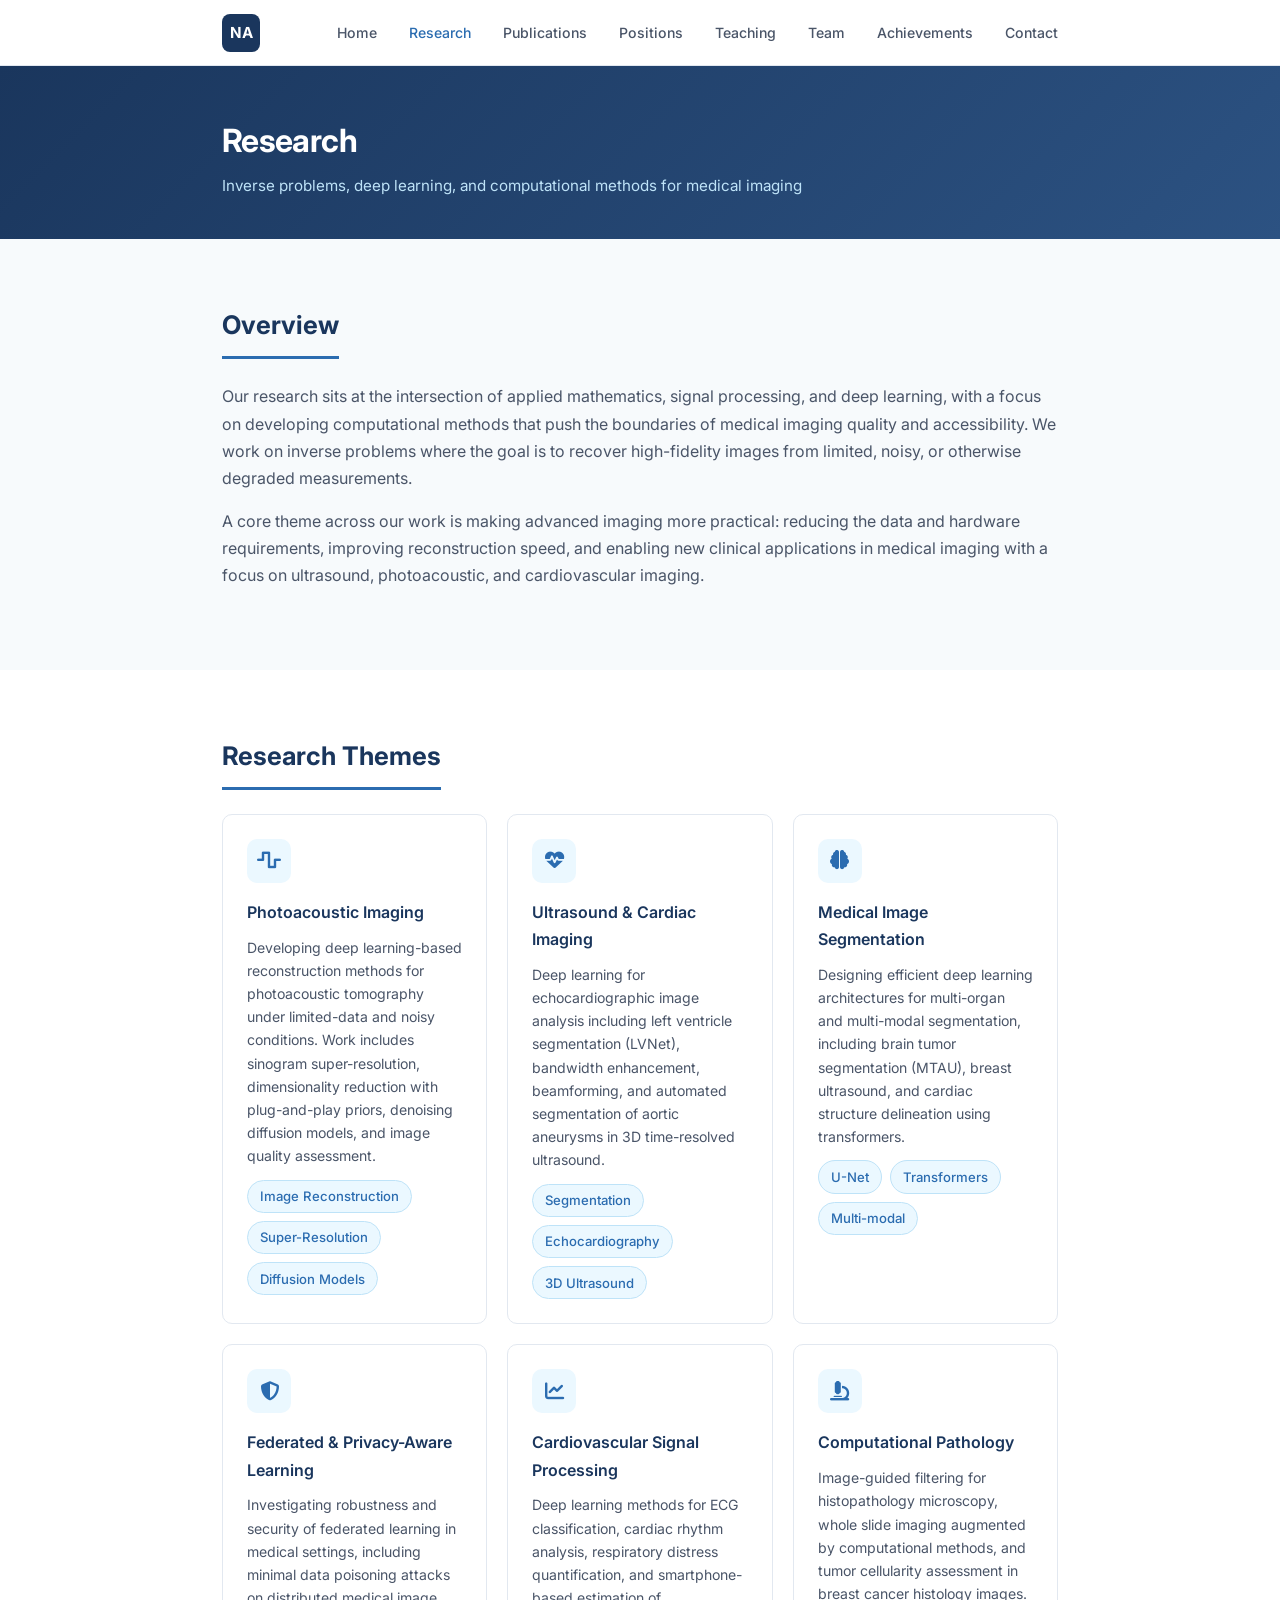
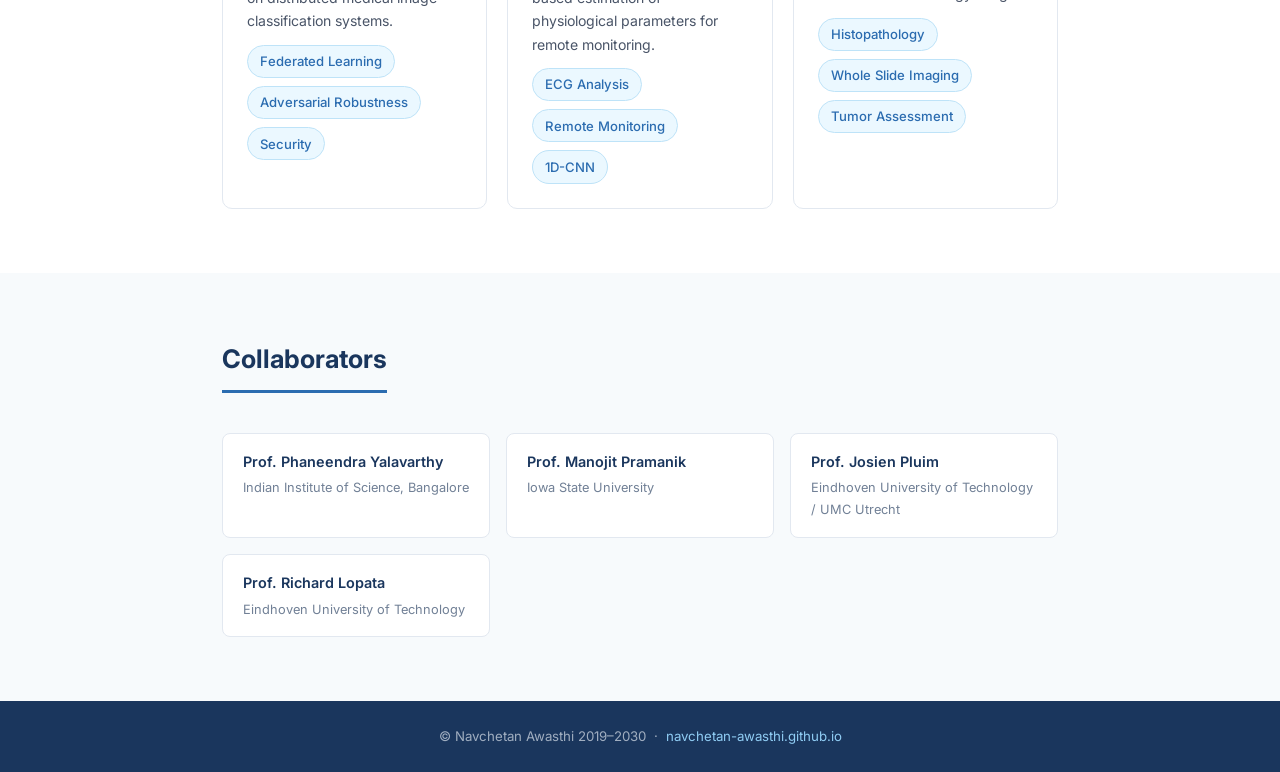
<file: research.html>
<!DOCTYPE html>
<html lang="en">
<head>
    <meta charset="UTF-8">
    <meta name="viewport" content="width=device-width, initial-scale=1.0">
    <title>Research - Dr. Navchetan Awasthi</title>
    <link rel="preconnect" href="https://fonts.googleapis.com">
    <link href="https://fonts.googleapis.com/css2?family=Inter:wght@300;400;500;600;700&display=swap" rel="stylesheet">
    <link rel="stylesheet" href="https://cdnjs.cloudflare.com/ajax/libs/font-awesome/6.4.0/css/all.min.css">
    <link rel="stylesheet" href="style.css">
    <script data-goatcounter="https://navchetanawasthi.goatcounter.com/count"
        async src="//gc.zgo.at/count.js"></script>
</head>
<body>

    <nav class="navbar">
        <div class="container">
            <a href="index.html" class="nav-brand">NA</a>
            <ul class="nav-links" id="navLinks">
                <li><a href="index.html">Home</a></li>
                <li><a href="research.html" class="active">Research</a></li>
                <li><a href="publications.html">Publications</a></li>
                <li><a href="positions.html">Positions</a></li>
                <li><a href="teaching.html">Teaching</a></li>
                <li><a href="team.html">Team</a></li>
                <li><a href="achievements.html">Achievements</a></li>
                <li><a href="index.html#contact">Contact</a></li>
            </ul>
            <button class="nav-toggle" id="navToggle">
                <i class="fas fa-bars"></i>
            </button>
        </div>
    </nav>

    <div class="page-header">
        <div class="container">
            <h1>Research</h1>
            <p>Inverse problems, deep learning, and computational methods for medical imaging</p>
        </div>
    </div>

    <section class="section bg-light">
        <div class="container">
            <h2 class="section-title">Overview</h2>
            <div class="about-content">
                <p>
                    Our research sits at the intersection of applied mathematics, signal processing, and deep learning,
                    with a focus on developing computational methods that push the boundaries of medical imaging quality
                    and accessibility. We work on inverse problems where the goal is to recover high-fidelity images
                    from limited, noisy, or otherwise degraded measurements.
                </p> 
                <p>
                    A core theme across our work is making advanced imaging more practical: reducing the data and
                    hardware requirements, improving reconstruction speed, and enabling new clinical applications in medical imaging with a focus on 
                    ultrasound, photoacoustic, and cardiovascular imaging.
                </p>
            </div>
        </div>
    </section>

    <section class="section">
        <div class="container">
            <h2 class="section-title">Research Themes</h2>
            <div class="research-grid">

                <div class="research-card">
                    <div class="research-card-icon"><i class="fas fa-wave-square"></i></div>
                    <h3>Photoacoustic Imaging</h3>
                    <p>
                        Developing deep learning-based reconstruction methods for photoacoustic tomography under
                        limited-data and noisy conditions. Work includes sinogram super-resolution, dimensionality
                        reduction with plug-and-play priors, denoising diffusion models, and image quality assessment.
                    </p>
                    <div class="tags" style="margin-top:0.75rem;">
                        <span class="tag">Image Reconstruction</span>
                        <span class="tag">Super-Resolution</span>
                        <span class="tag">Diffusion Models</span>
                    </div>
                </div>

                <div class="research-card">
                    <div class="research-card-icon"><i class="fas fa-heartbeat"></i></div>
                    <h3>Ultrasound &amp; Cardiac Imaging</h3>
                    <p>
                        Deep learning for echocardiographic image analysis including left ventricle segmentation (LVNet),
                        bandwidth enhancement, beamforming, and automated segmentation of aortic aneurysms in
                        3D time-resolved ultrasound.
                    </p>
                    <div class="tags" style="margin-top:0.75rem;">
                        <span class="tag">Segmentation</span>
                        <span class="tag">Echocardiography</span>
                        <span class="tag">3D Ultrasound</span>
                    </div>
                </div>

                <div class="research-card">
                    <div class="research-card-icon"><i class="fas fa-brain"></i></div>
                    <h3>Medical Image Segmentation</h3>
                    <p>
                        Designing efficient deep learning architectures for multi-organ and multi-modal segmentation,
                        including brain tumor segmentation (MTAU), breast ultrasound, and cardiac structure
                        delineation using transformers.
                    </p>
                    <div class="tags" style="margin-top:0.75rem;">
                        <span class="tag">U-Net</span>
                        <span class="tag">Transformers</span>
                        <span class="tag">Multi-modal</span>
                    </div>
                </div>

                <div class="research-card">
                    <div class="research-card-icon"><i class="fas fa-shield-alt"></i></div>
                    <h3>Federated &amp; Privacy-Aware Learning</h3>
                    <p>
                        Investigating robustness and security of federated learning in medical settings, including
                        minimal data poisoning attacks on distributed medical image classification systems.
                    </p>
                    <div class="tags" style="margin-top:0.75rem;">
                        <span class="tag">Federated Learning</span>
                        <span class="tag">Adversarial Robustness</span>
                        <span class="tag">Security</span>
                    </div>
                </div>

                <div class="research-card">
                    <div class="research-card-icon"><i class="fas fa-chart-line"></i></div>
                    <h3>Cardiovascular Signal Processing</h3>
                    <p>
                        Deep learning methods for ECG classification, cardiac rhythm analysis, respiratory distress
                        quantification, and smartphone-based estimation of physiological parameters for remote monitoring.
                    </p>
                    <div class="tags" style="margin-top:0.75rem;">
                        <span class="tag">ECG Analysis</span>
                        <span class="tag">Remote Monitoring</span>
                        <span class="tag">1D-CNN</span>
                    </div>
                </div>

                <div class="research-card">
                    <div class="research-card-icon"><i class="fas fa-microscope"></i></div>
                    <h3>Computational Pathology</h3>
                    <p>
                        Image-guided filtering for histopathology microscopy, whole slide imaging augmented by
                        computational methods, and tumor cellularity assessment in breast cancer histology images.
                    </p>
                    <div class="tags" style="margin-top:0.75rem;">
                        <span class="tag">Histopathology</span>
                        <span class="tag">Whole Slide Imaging</span>
                        <span class="tag">Tumor Assessment</span>
                    </div>
                </div>

            </div>
        </div>
    </section>

    <section class="section bg-light">
        <div class="container">
            <h2 class="section-title">Collaborators</h2>
            <div class="collab-grid">

                <div class="collab-item">
                    <h4>Prof. Phaneendra Yalavarthy</h4>
                    <p>Indian Institute of Science, Bangalore</p>
                </div>
                <div class="collab-item">
                    <h4>Prof. Manojit Pramanik</h4>
                    <p>Iowa State University</p>
                </div>
                <div class="collab-item">
                    <h4>Prof. Josien Pluim</h4>
                    <p>Eindhoven University of Technology / UMC Utrecht</p>
                </div>
                <div class="collab-item">
                    <h4>Prof. Richard Lopata</h4>
                    <p>Eindhoven University of Technology</p>
                </div>

            </div>
        </div>
    </section>

    <footer>
        <p>&copy; Navchetan Awasthi 2019&ndash;2030 &nbsp;&middot;&nbsp; <a href="https://navchetan-awasthi.github.io">navchetan-awasthi.github.io</a></p>
    </footer>

    <script src="script.js"></script>
</body>
</html>
</file>
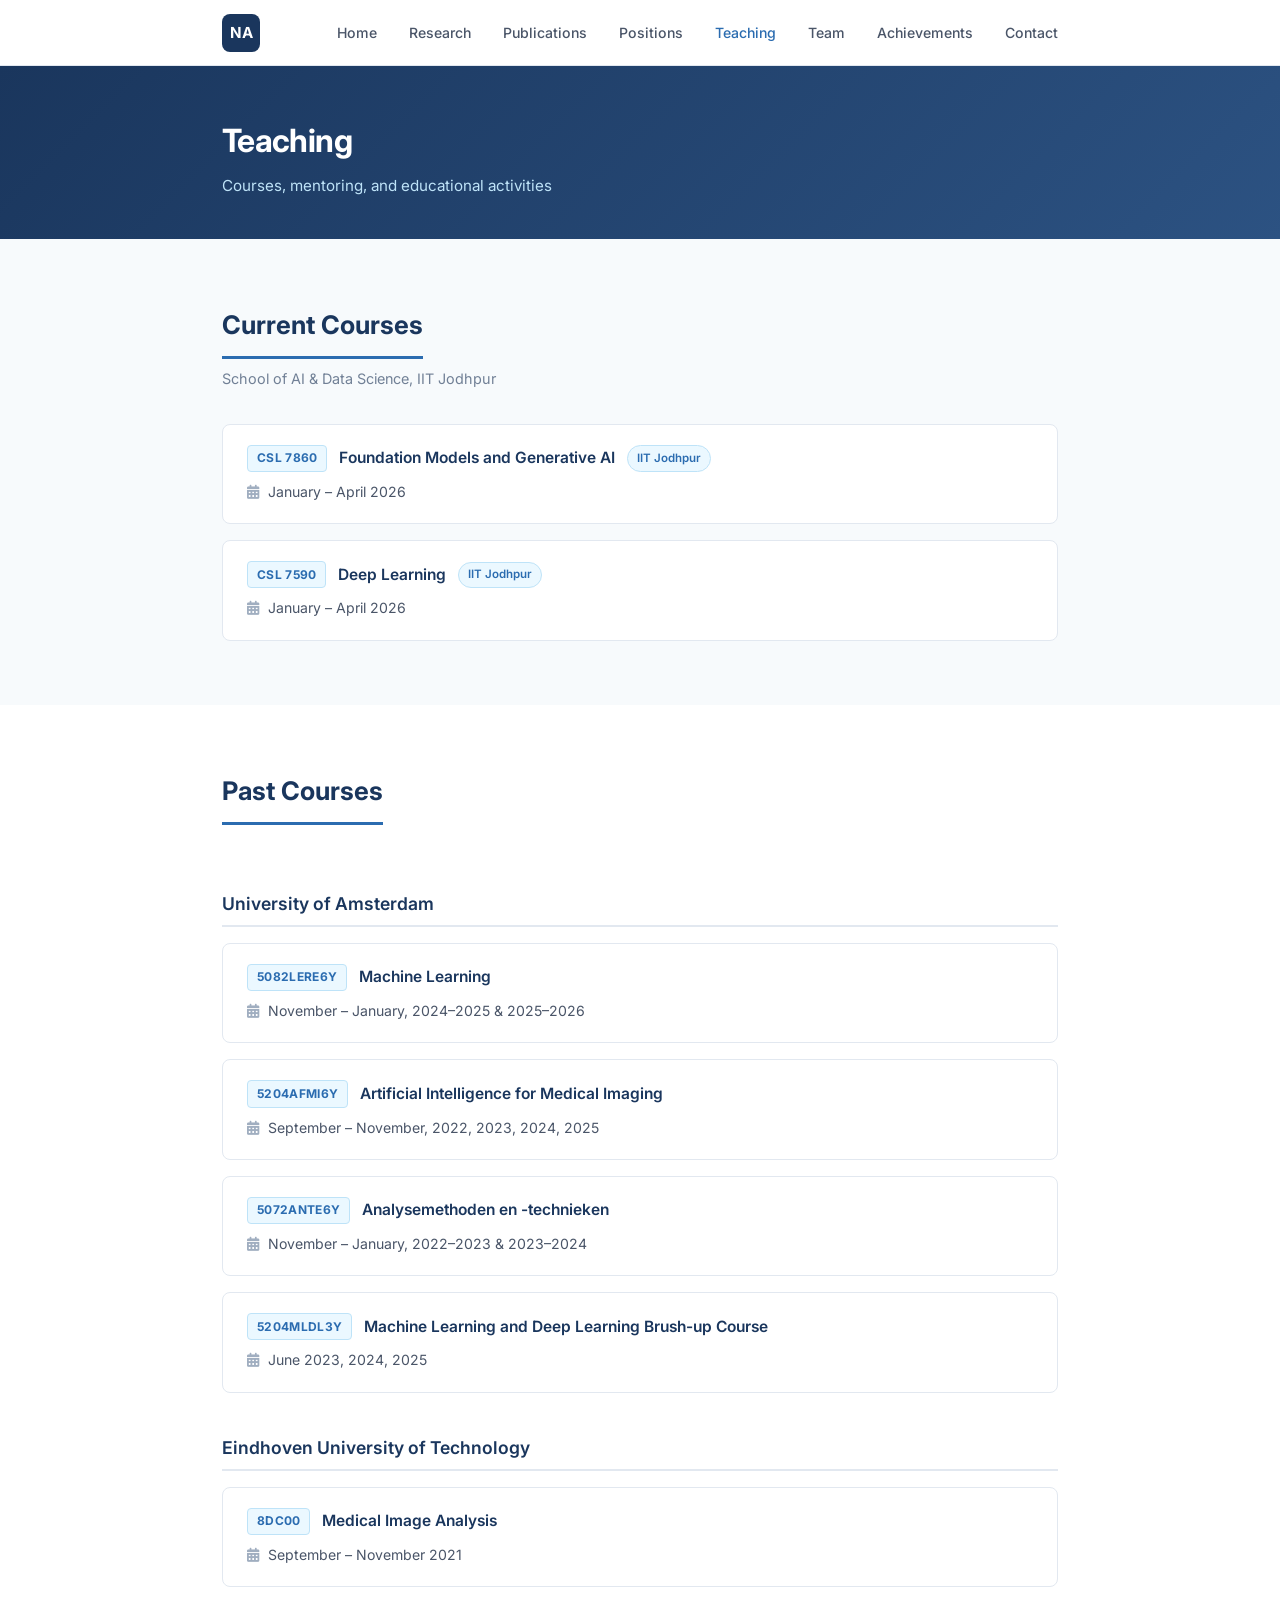
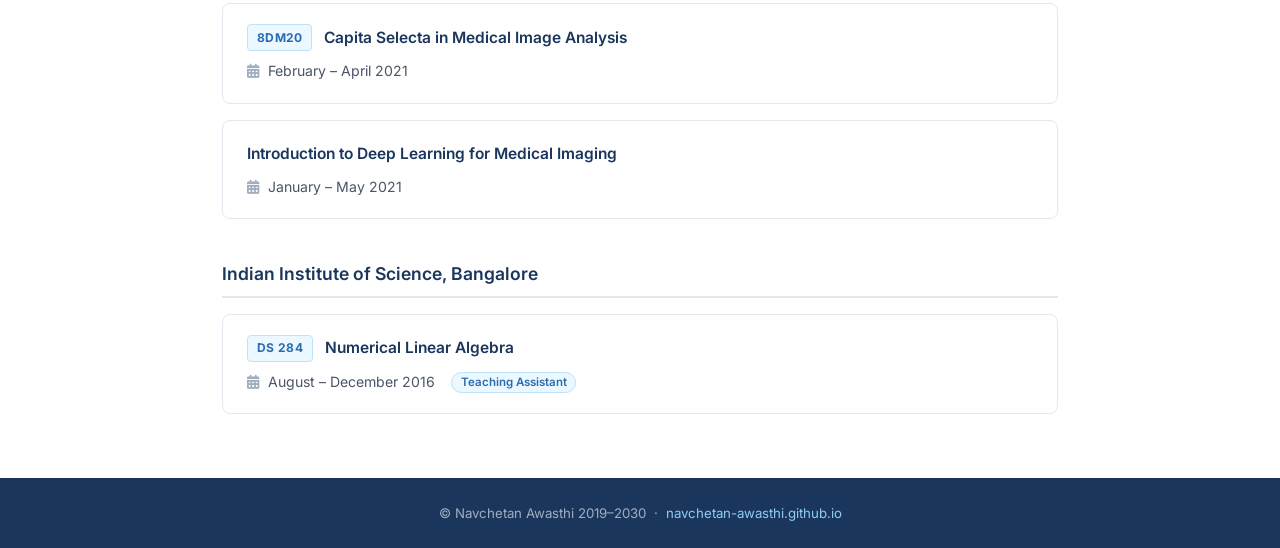
<file: teaching.html>
<!DOCTYPE html>
<html lang="en">
<head>
    <meta charset="UTF-8">
    <meta name="viewport" content="width=device-width, initial-scale=1.0">
    <title>Teaching - Dr. Navchetan Awasthi</title>
    <link rel="preconnect" href="https://fonts.googleapis.com">
    <link href="https://fonts.googleapis.com/css2?family=Inter:wght@300;400;500;600;700&display=swap" rel="stylesheet">
    <link rel="stylesheet" href="https://cdnjs.cloudflare.com/ajax/libs/font-awesome/6.4.0/css/all.min.css">
    <link rel="stylesheet" href="style.css">
    <script data-goatcounter="https://navchetanawasthi.goatcounter.com/count"
        async src="//gc.zgo.at/count.js"></script>
</head>
<body>

    <nav class="navbar">
        <div class="container">
            <a href="index.html" class="nav-brand">NA</a>
            <ul class="nav-links" id="navLinks">
                <li><a href="index.html">Home</a></li>
                <li><a href="research.html">Research</a></li>
                <li><a href="publications.html">Publications</a></li>
                <li><a href="positions.html">Positions</a></li>
                <li><a href="teaching.html" class="active">Teaching</a></li>
                <li><a href="team.html">Team</a></li>
                <li><a href="achievements.html">Achievements</a></li>
                <li><a href="index.html#contact">Contact</a></li>
            </ul>
            <button class="nav-toggle" id="navToggle">
                <i class="fas fa-bars"></i>
            </button>
        </div>
    </nav>

    <div class="page-header">
        <div class="container">
            <h1>Teaching</h1>
            <p>Courses, mentoring, and educational activities</p>
        </div>
    </div>

    <section class="section bg-light">
        <div class="container">
            <h2 class="section-title">Current Courses</h2>
            <p class="section-subtitle">School of AI &amp; Data Science, IIT Jodhpur</p>
            <div class="course-list">

                <div class="course-item">
                    <div class="course-header">
                        <span class="course-code">CSL 7860</span>
                        <h3>Foundation Models and Generative AI</h3>
                        <span class="course-badge">IIT Jodhpur</span>
                    </div>
                    <p class="course-period"><i class="fas fa-calendar-alt"></i> January &ndash; April 2026</p>
                </div>

                <div class="course-item">
                    <div class="course-header">
                        <span class="course-code">CSL 7590</span>
                        <h3>Deep Learning</h3>
                        <span class="course-badge">IIT Jodhpur</span>
                    </div>
                    <p class="course-period"><i class="fas fa-calendar-alt"></i> January &ndash; April 2026</p>
                </div>

            </div>
        </div>
    </section>

    <section class="section">
        <div class="container">
            <h2 class="section-title">Past Courses</h2>

            <h3 class="student-group-title">University of Amsterdam</h3>
            <div class="course-list">

                <div class="course-item">
                    <div class="course-header">
                        <span class="course-code">5082LERE6Y</span>
                        <h3>Machine Learning</h3>
                    </div>
                    <p class="course-period"><i class="fas fa-calendar-alt"></i> November &ndash; January, 2024&ndash;2025 &amp; 2025&ndash;2026</p>
                </div>

                <div class="course-item">
                    <div class="course-header">
                        <span class="course-code">5204AFMI6Y</span>
                        <h3>Artificial Intelligence for Medical Imaging</h3>
                    </div>
                    <p class="course-period"><i class="fas fa-calendar-alt"></i> September &ndash; November, 2022, 2023, 2024, 2025</p>
                </div>

                <div class="course-item">
                    <div class="course-header">
                        <span class="course-code">5072ANTE6Y</span>
                        <h3>Analysemethoden en -technieken</h3>
                    </div>
                    <p class="course-period"><i class="fas fa-calendar-alt"></i> November &ndash; January, 2022&ndash;2023 &amp; 2023&ndash;2024</p>
                </div>

                <div class="course-item">
                    <div class="course-header">
                        <span class="course-code">5204MLDL3Y</span>
                        <h3>Machine Learning and Deep Learning Brush-up Course</h3>
                    </div>
                    <p class="course-period"><i class="fas fa-calendar-alt"></i> June 2023, 2024, 2025</p>
                </div>

            </div>

            <h3 class="student-group-title">Eindhoven University of Technology</h3>
            <div class="course-list">

                <div class="course-item">
                    <div class="course-header">
                        <span class="course-code">8DC00</span>
                        <h3>Medical Image Analysis</h3>
                    </div>
                    <p class="course-period"><i class="fas fa-calendar-alt"></i> September &ndash; November 2021</p>
                </div>

                <div class="course-item">
                    <div class="course-header">
                        <span class="course-code">8DM20</span>
                        <h3>Capita Selecta in Medical Image Analysis</h3>
                    </div>
                    <p class="course-period"><i class="fas fa-calendar-alt"></i> February &ndash; April 2021</p>
                </div>

                <div class="course-item">
                    <div class="course-header">
                        <h3>Introduction to Deep Learning for Medical Imaging</h3>
                    </div>
                    <p class="course-period"><i class="fas fa-calendar-alt"></i> January &ndash; May 2021</p>
                </div>

            </div>

            <h3 class="student-group-title">Indian Institute of Science, Bangalore</h3>
            <div class="course-list">

                <div class="course-item">
                    <div class="course-header">
                        <span class="course-code">DS 284</span>
                        <h3>Numerical Linear Algebra</h3>
                    </div>
                    <p class="course-period"><i class="fas fa-calendar-alt"></i> August &ndash; December 2016 &nbsp;<span class="course-badge" style="margin-left:0.5rem;">Teaching Assistant</span></p>
                </div>

            </div>
        </div>
    </section>

    <footer>
        <p>&copy; Navchetan Awasthi 2019&ndash;2030 &nbsp;&middot;&nbsp; <a href="https://navchetan-awasthi.github.io">navchetan-awasthi.github.io</a></p>
    </footer>

    <script src="script.js"></script>
</body>
</html>
</file>
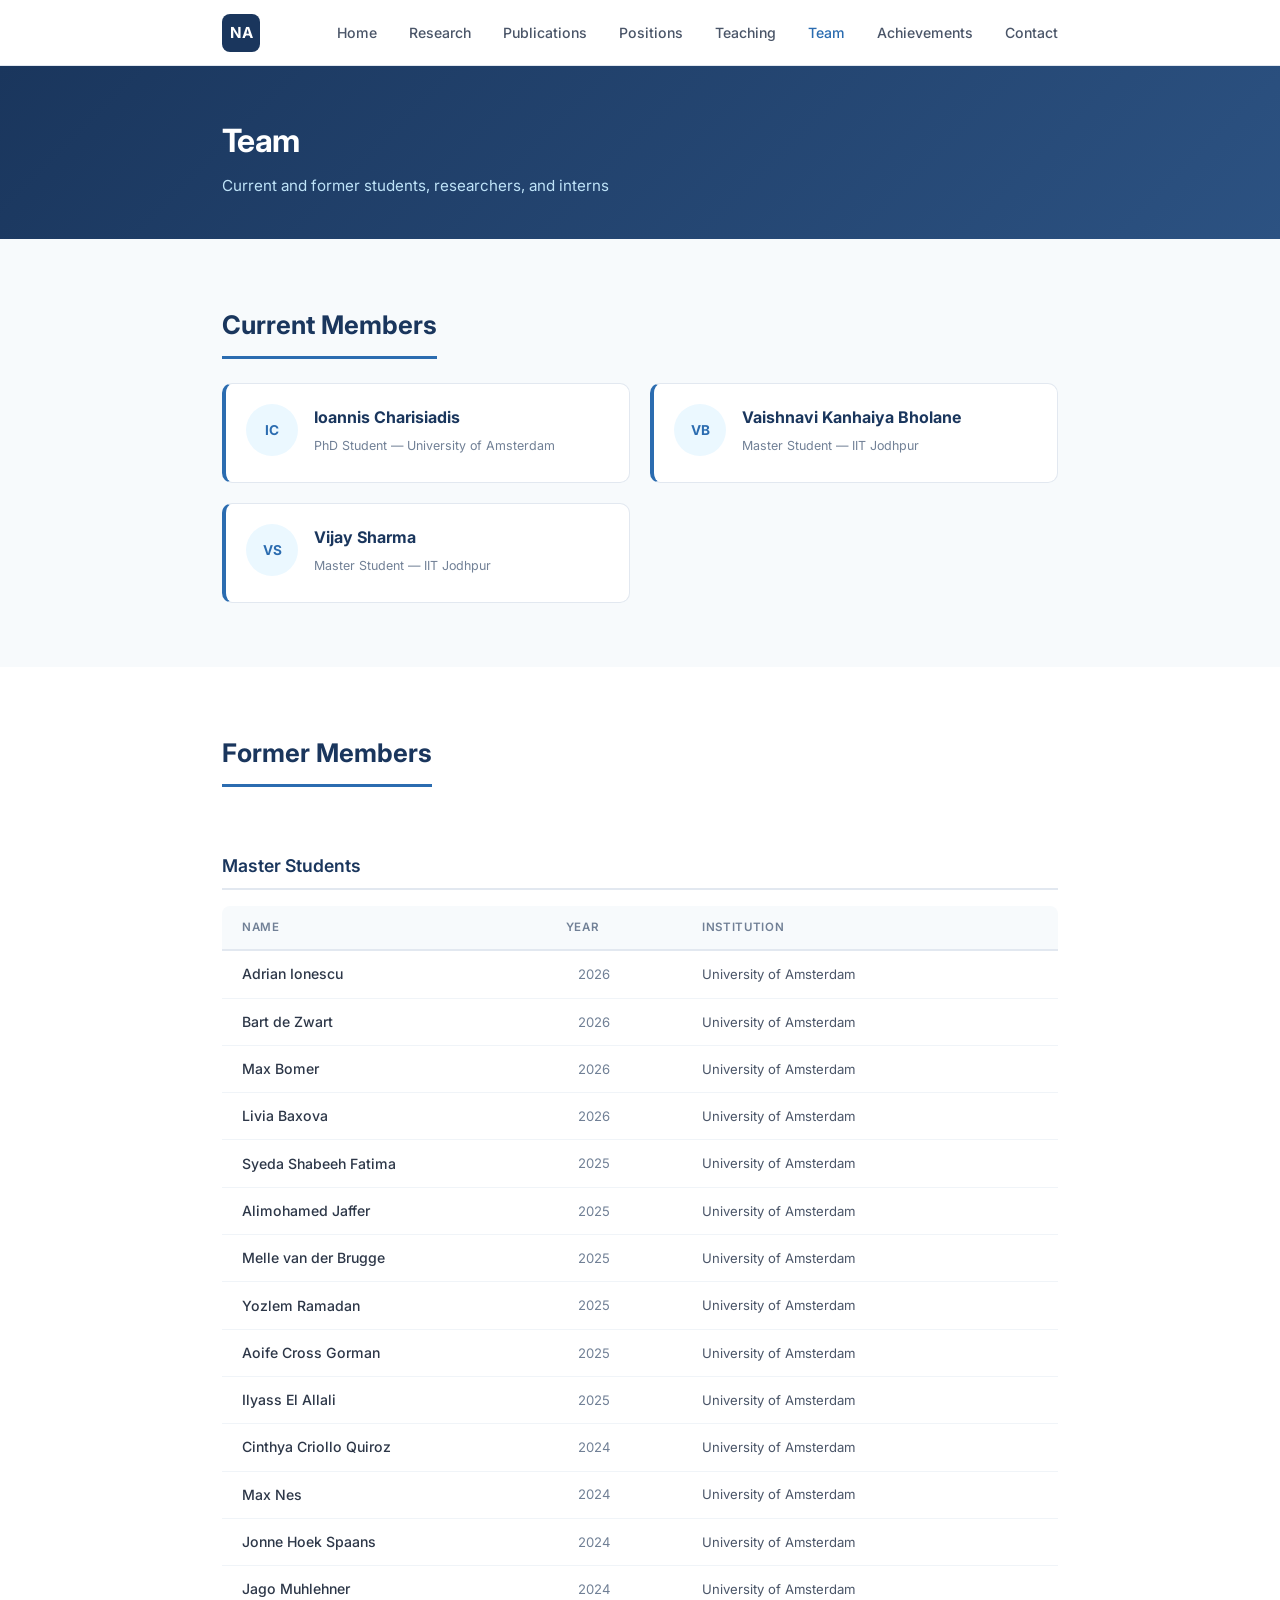
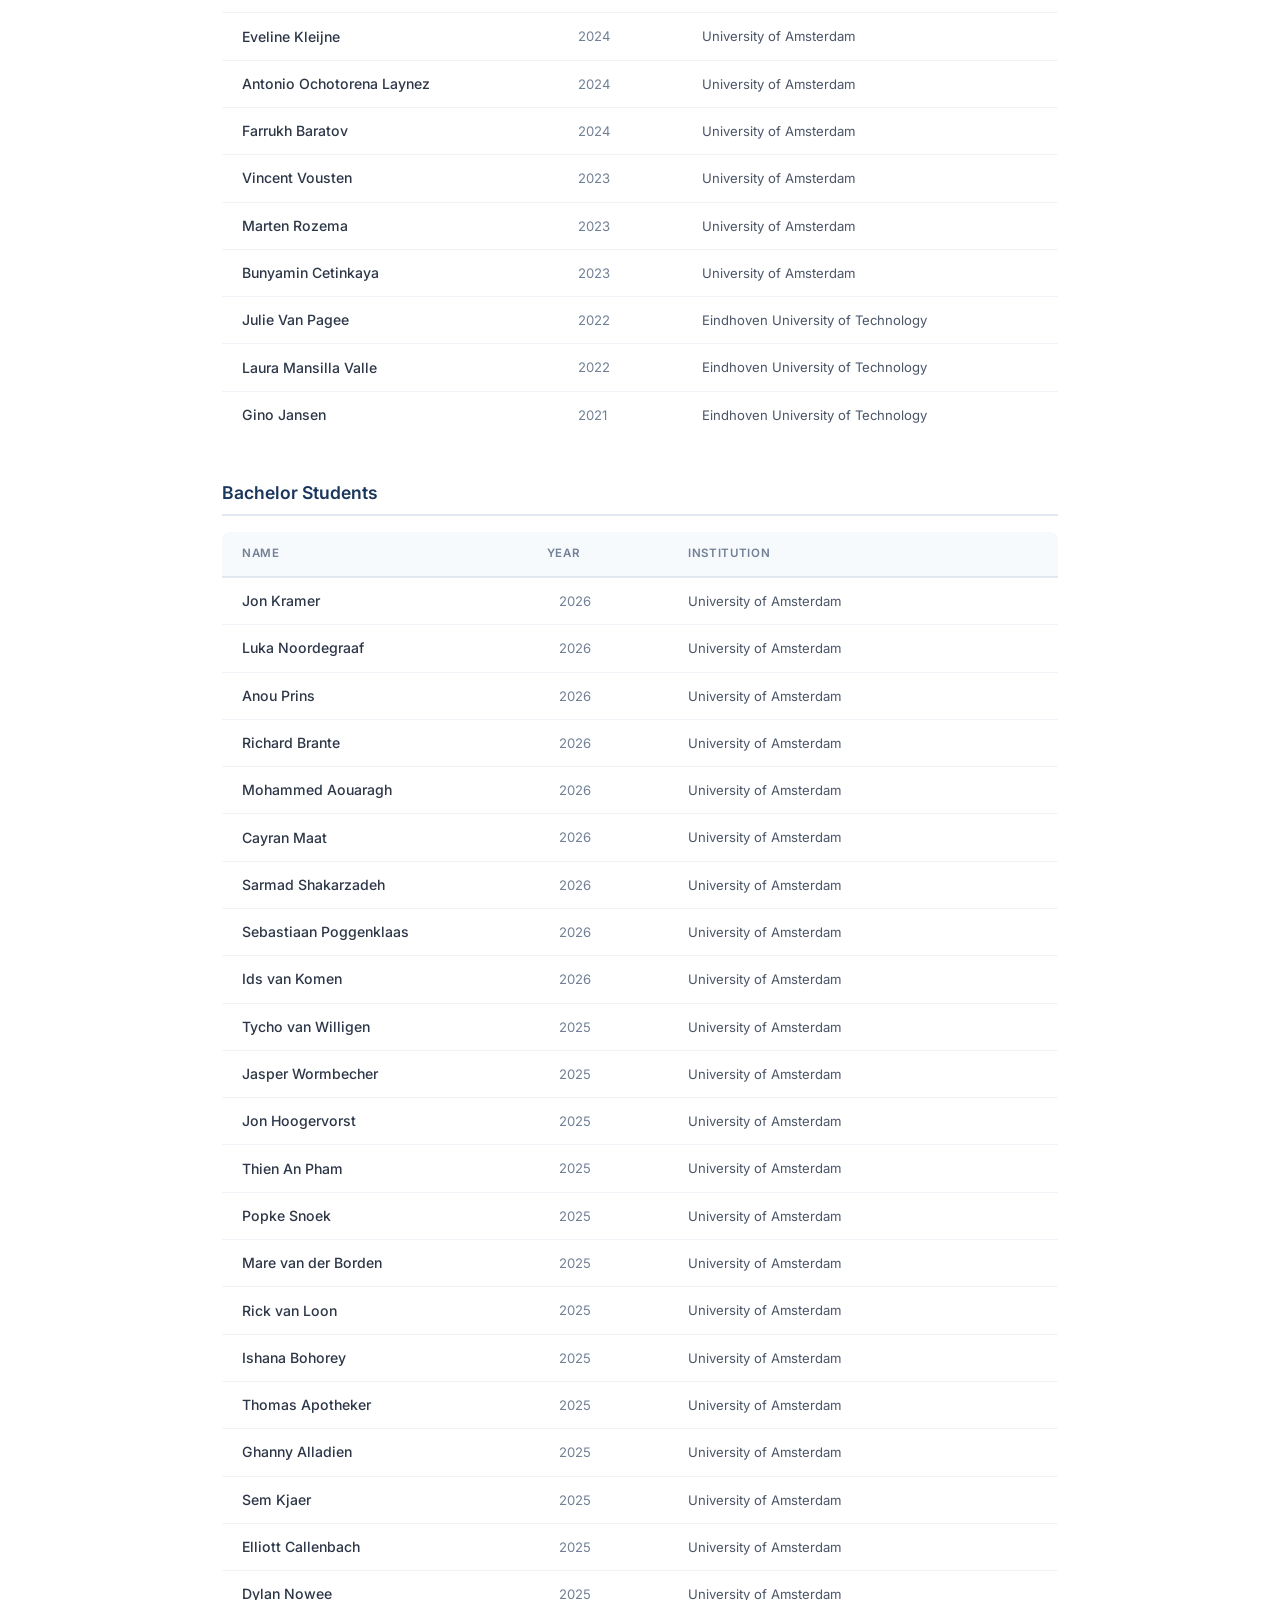
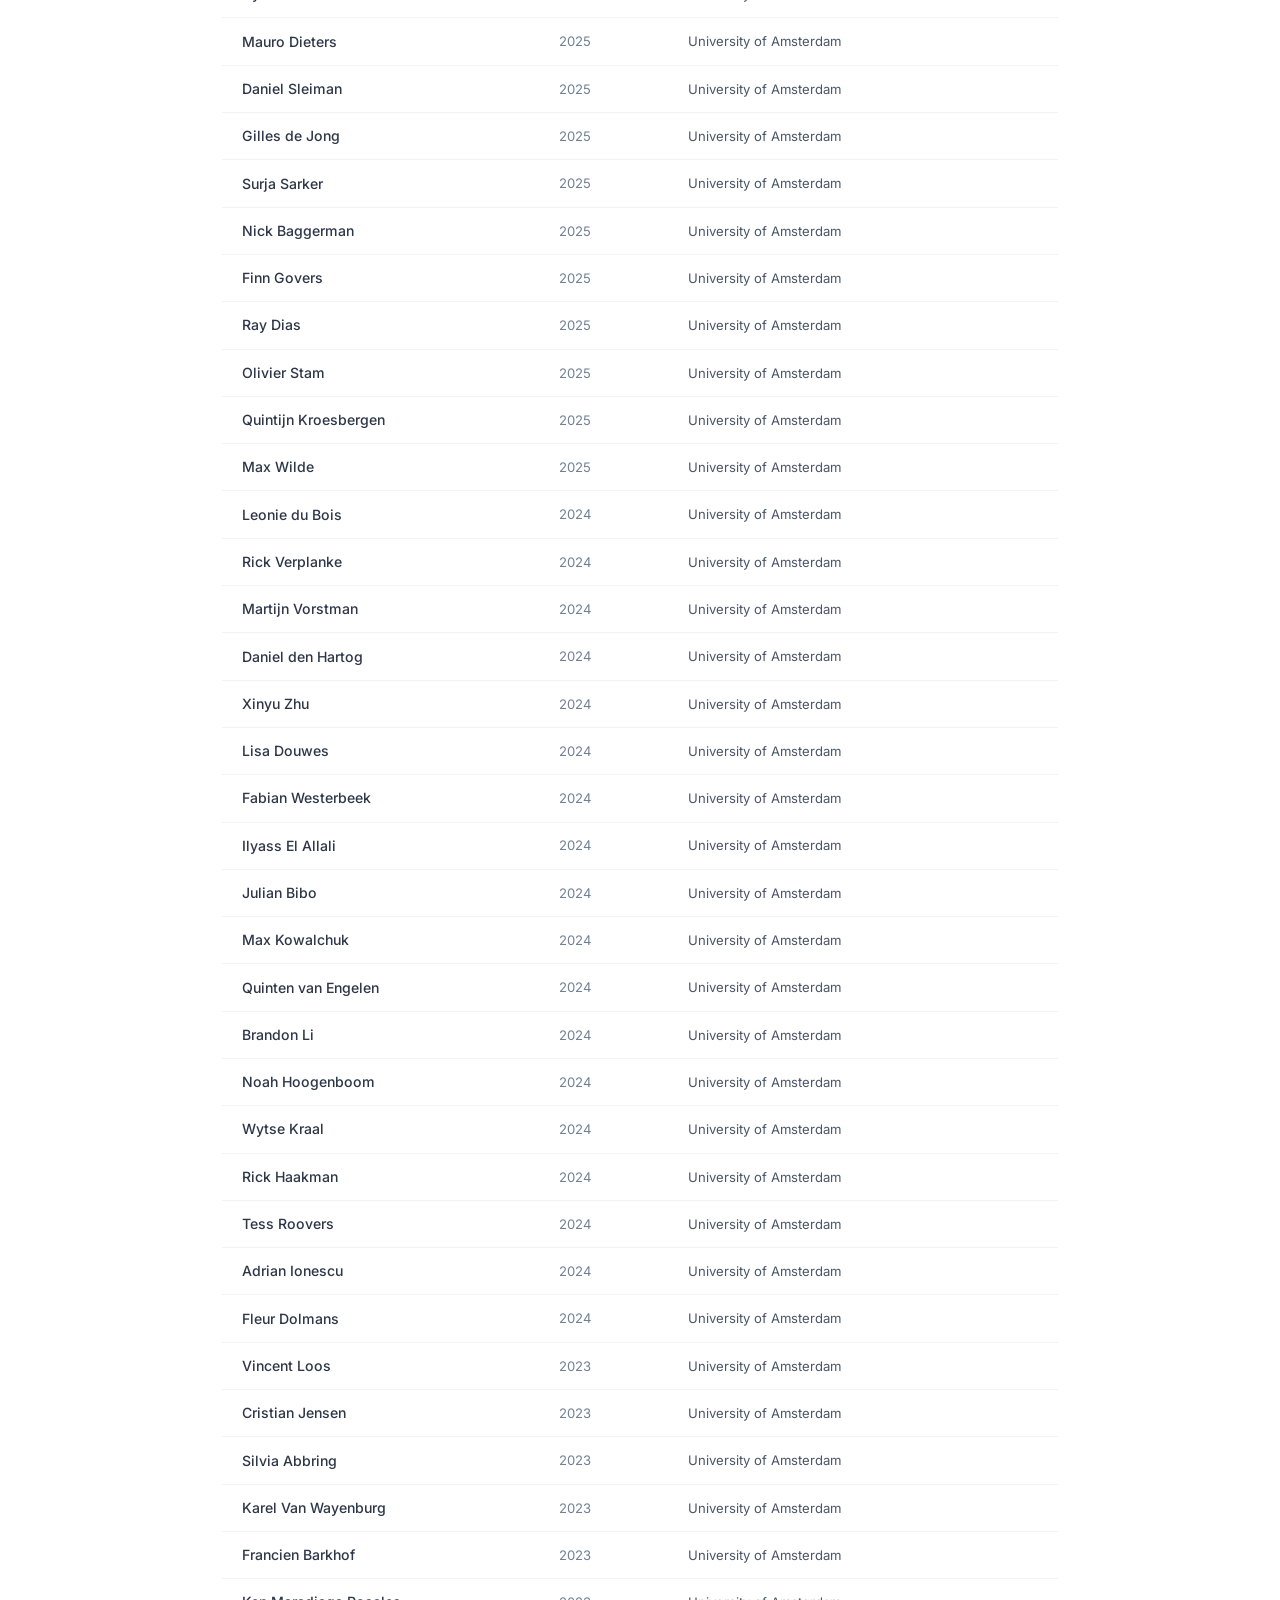
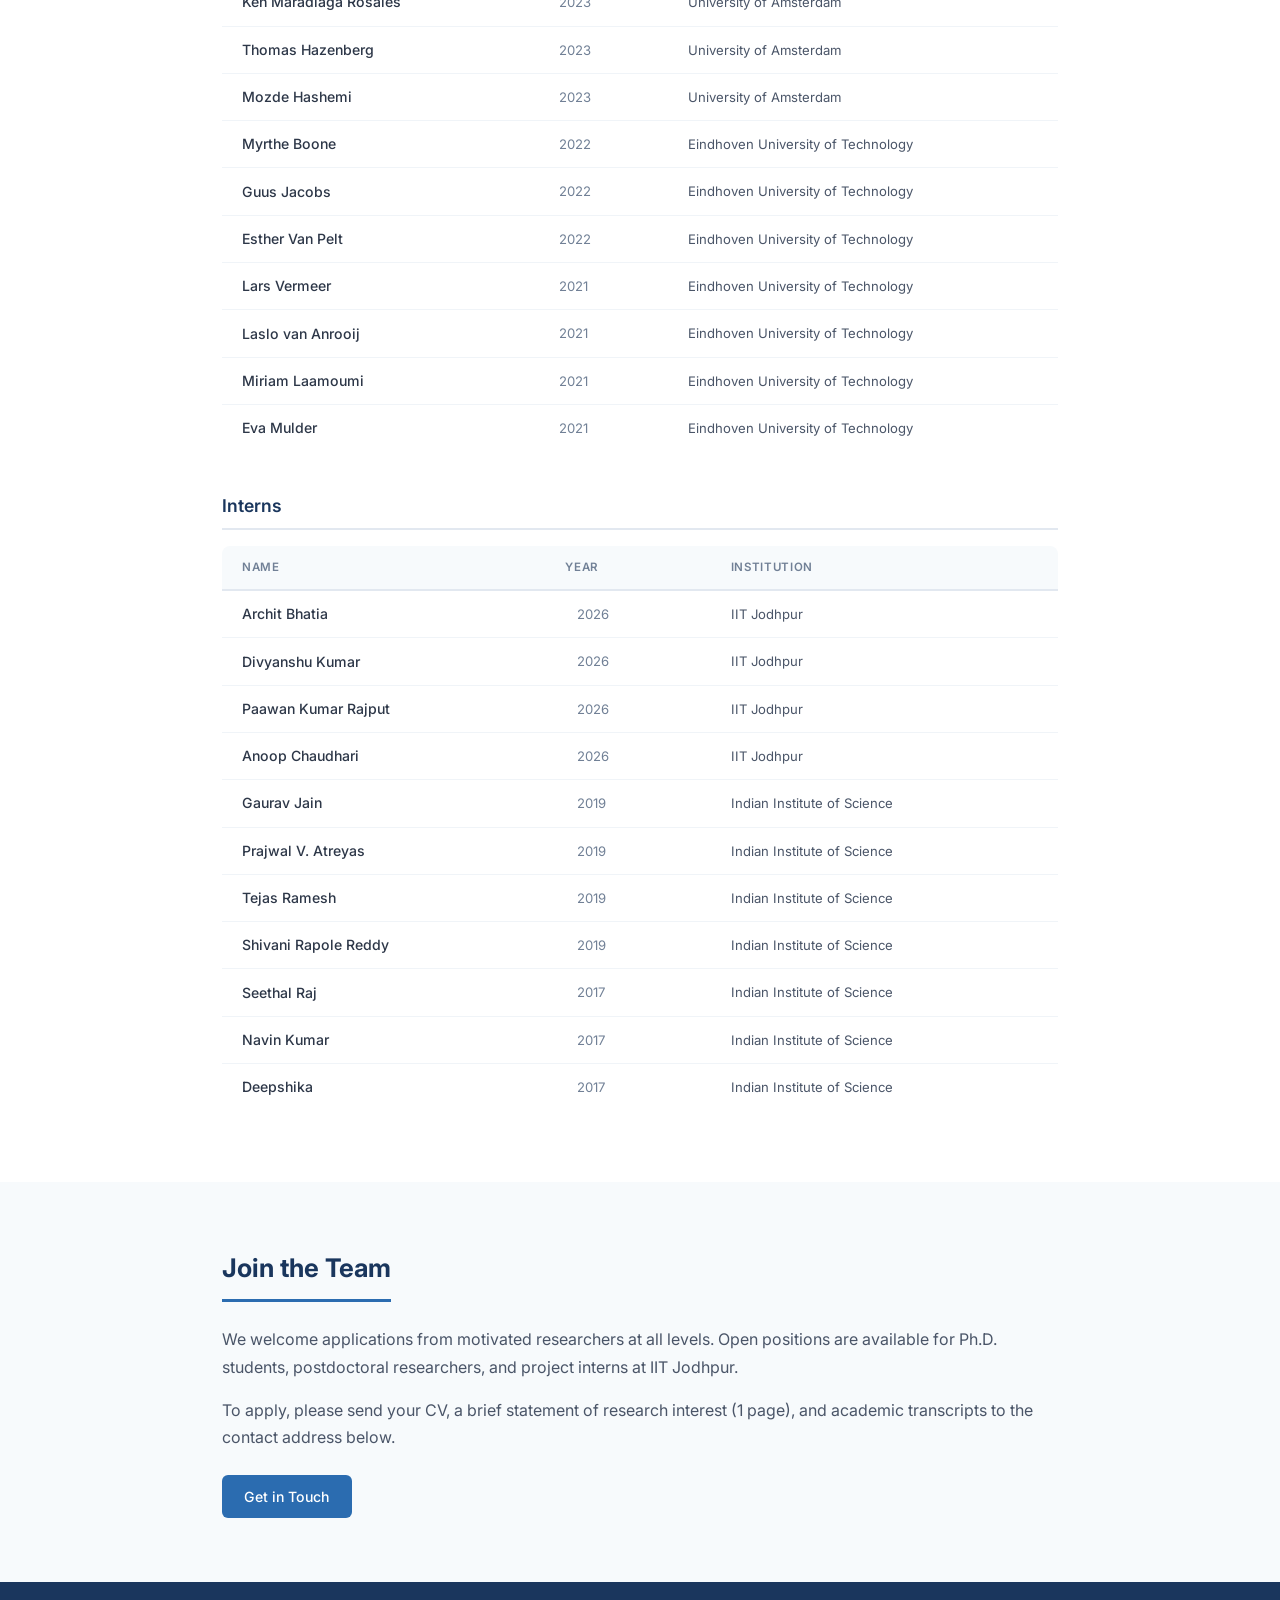
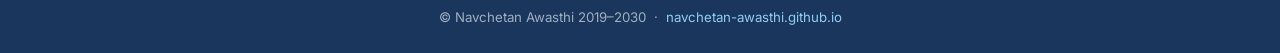
<file: team.html>
<!DOCTYPE html>
<html lang="en">
<head>
    <meta charset="UTF-8">
    <meta name="viewport" content="width=device-width, initial-scale=1.0">
    <title>Team - Dr. Navchetan Awasthi</title>
    <link rel="preconnect" href="https://fonts.googleapis.com">
    <link href="https://fonts.googleapis.com/css2?family=Inter:wght@300;400;500;600;700&display=swap" rel="stylesheet">
    <link rel="stylesheet" href="https://cdnjs.cloudflare.com/ajax/libs/font-awesome/6.4.0/css/all.min.css">
    <link rel="stylesheet" href="style.css">
    <script data-goatcounter="https://navchetanawasthi.goatcounter.com/count"
        async src="//gc.zgo.at/count.js"></script>
</head>
<body>

    <nav class="navbar">
        <div class="container">
            <a href="index.html" class="nav-brand">NA</a>
            <ul class="nav-links" id="navLinks">
                <li><a href="index.html">Home</a></li>
                <li><a href="research.html">Research</a></li>
                <li><a href="publications.html">Publications</a></li>
                <li><a href="positions.html">Positions</a></li>
                <li><a href="teaching.html">Teaching</a></li>
                <li><a href="team.html" class="active">Team</a></li>
                <li><a href="achievements.html">Achievements</a></li>
                <li><a href="index.html#contact">Contact</a></li>
            </ul>
            <button class="nav-toggle" id="navToggle">
                <i class="fas fa-bars"></i>
            </button>
        </div>
    </nav>

    <div class="page-header">
        <div class="container">
            <h1>Team</h1>
            <p>Current and former students, researchers, and interns</p>
        </div>
    </div>

    <section class="section bg-light">
        <div class="container">
            <h2 class="section-title">Current Members</h2>
            <div class="team-grid">

                <div class="team-card current-member-card">
                    <div class="team-avatar-initials">IC</div>
                    <div class="team-info">
                        <h3><strong>Ioannis Charisiadis</strong></h3>
                        <p class="team-role">PhD Student &mdash; University of Amsterdam</p>
                    </div>
                </div>

                <div class="team-card current-member-card">
                    <div class="team-avatar-initials">VB</div>
                    <div class="team-info">
                        <h3><strong>Vaishnavi Kanhaiya Bholane</strong></h3>
                        <p class="team-role">Master Student &mdash; IIT Jodhpur</p>
                    </div>
                </div>

                <div class="team-card current-member-card">
                    <div class="team-avatar-initials">VS</div>
                    <div class="team-info">
                        <h3><strong>Vijay Sharma</strong></h3>
                        <p class="team-role">Master Student &mdash; IIT Jodhpur</p>
                    </div>
                </div>

            </div>
        </div>
    </section>

    <section class="section">
        <div class="container">
            <h2 class="section-title">Former Members</h2>

            <h3 class="student-group-title">Master Students</h3>
            <table class="student-table">
                <thead>
                    <tr>
                        <th>Name</th>
                        <th>Year</th>
                        <th>Institution</th>
                    </tr>
                </thead>
                <tbody>
                    <tr><td>Adrian Ionescu</td><td>2026</td><td>University of Amsterdam</td></tr>
                    <tr><td>Bart de Zwart</td><td>2026</td><td>University of Amsterdam</td></tr>
                    <tr><td>Max Bomer</td><td>2026</td><td>University of Amsterdam</td></tr>
                    <tr><td>Livia Baxova</td><td>2026</td><td>University of Amsterdam</td></tr>
                    <tr><td>Syeda Shabeeh Fatima</td><td>2025</td><td>University of Amsterdam</td></tr>
                    <tr><td>Alimohamed Jaffer</td><td>2025</td><td>University of Amsterdam</td></tr>
                    <tr><td>Melle van der Brugge</td><td>2025</td><td>University of Amsterdam</td></tr>
                    <tr><td>Yozlem Ramadan</td><td>2025</td><td>University of Amsterdam</td></tr>
                    <tr><td>Aoife Cross Gorman</td><td>2025</td><td>University of Amsterdam</td></tr>
                    <tr><td>Ilyass El Allali</td><td>2025</td><td>University of Amsterdam</td></tr>
                    <tr><td>Cinthya Criollo Quiroz</td><td>2024</td><td>University of Amsterdam</td></tr>
                    <tr><td>Max Nes</td><td>2024</td><td>University of Amsterdam</td></tr>
                    <tr><td>Jonne Hoek Spaans</td><td>2024</td><td>University of Amsterdam</td></tr>
                    <tr><td>Jago Muhlehner</td><td>2024</td><td>University of Amsterdam</td></tr>
                    <tr><td>Eveline Kleijne</td><td>2024</td><td>University of Amsterdam</td></tr>
                    <tr><td>Antonio Ochotorena Laynez</td><td>2024</td><td>University of Amsterdam</td></tr>
                    <tr><td>Farrukh Baratov</td><td>2024</td><td>University of Amsterdam</td></tr>
                    <tr><td>Vincent Vousten</td><td>2023</td><td>University of Amsterdam</td></tr>
                    <tr><td>Marten Rozema</td><td>2023</td><td>University of Amsterdam</td></tr>
                    <tr><td>Bunyamin Cetinkaya</td><td>2023</td><td>University of Amsterdam</td></tr>
                    <tr><td>Julie Van Pagee</td><td>2022</td><td>Eindhoven University of Technology</td></tr>
                    <tr><td>Laura Mansilla Valle</td><td>2022</td><td>Eindhoven University of Technology</td></tr>
                    <tr><td>Gino Jansen</td><td>2021</td><td>Eindhoven University of Technology</td></tr>
                </tbody>
            </table>

            <h3 class="student-group-title">Bachelor Students</h3>
            <table class="student-table">
                <thead>
                    <tr>
                        <th>Name</th>
                        <th>Year</th>
                        <th>Institution</th>
                    </tr>
                </thead>
                <tbody>
                    <tr><td>Jon Kramer</td><td>2026</td><td>University of Amsterdam</td></tr>
                    <tr><td>Luka Noordegraaf</td><td>2026</td><td>University of Amsterdam</td></tr>
                    <tr><td>Anou Prins</td><td>2026</td><td>University of Amsterdam</td></tr>
                    <tr><td>Richard Brante</td><td>2026</td><td>University of Amsterdam</td></tr>
                    <tr><td>Mohammed Aouaragh</td><td>2026</td><td>University of Amsterdam</td></tr>
                    <tr><td>Cayran Maat</td><td>2026</td><td>University of Amsterdam</td></tr>
                    <tr><td>Sarmad Shakarzadeh</td><td>2026</td><td>University of Amsterdam</td></tr>
                    <tr><td>Sebastiaan Poggenklaas</td><td>2026</td><td>University of Amsterdam</td></tr>
                    <tr><td>Ids van Komen</td><td>2026</td><td>University of Amsterdam</td></tr>
                    <tr><td>Tycho van Willigen</td><td>2025</td><td>University of Amsterdam</td></tr>
                    <tr><td>Jasper Wormbecher</td><td>2025</td><td>University of Amsterdam</td></tr>
                    <tr><td>Jon Hoogervorst</td><td>2025</td><td>University of Amsterdam</td></tr>
                    <tr><td>Thien An Pham</td><td>2025</td><td>University of Amsterdam</td></tr>
                    <tr><td>Popke Snoek</td><td>2025</td><td>University of Amsterdam</td></tr>
                    <tr><td>Mare van der Borden</td><td>2025</td><td>University of Amsterdam</td></tr>
                    <tr><td>Rick van Loon</td><td>2025</td><td>University of Amsterdam</td></tr>
                    <tr><td>Ishana Bohorey</td><td>2025</td><td>University of Amsterdam</td></tr>
                    <tr><td>Thomas Apotheker</td><td>2025</td><td>University of Amsterdam</td></tr>
                    <tr><td>Ghanny Alladien</td><td>2025</td><td>University of Amsterdam</td></tr>
                    <tr><td>Sem Kjaer</td><td>2025</td><td>University of Amsterdam</td></tr>
                    <tr><td>Elliott Callenbach</td><td>2025</td><td>University of Amsterdam</td></tr>
                    <tr><td>Dylan Nowee</td><td>2025</td><td>University of Amsterdam</td></tr>
                    <tr><td>Mauro Dieters</td><td>2025</td><td>University of Amsterdam</td></tr>
                    <tr><td>Daniel Sleiman</td><td>2025</td><td>University of Amsterdam</td></tr>
                    <tr><td>Gilles de Jong</td><td>2025</td><td>University of Amsterdam</td></tr>
                    <tr><td>Surja Sarker</td><td>2025</td><td>University of Amsterdam</td></tr>
                    <tr><td>Nick Baggerman</td><td>2025</td><td>University of Amsterdam</td></tr>
                    <tr><td>Finn Govers</td><td>2025</td><td>University of Amsterdam</td></tr>
                    <tr><td>Ray Dias</td><td>2025</td><td>University of Amsterdam</td></tr>
                    <tr><td>Olivier Stam</td><td>2025</td><td>University of Amsterdam</td></tr>
                    <tr><td>Quintijn Kroesbergen</td><td>2025</td><td>University of Amsterdam</td></tr>
                    <tr><td>Max Wilde</td><td>2025</td><td>University of Amsterdam</td></tr>
                    <tr><td>Leonie du Bois</td><td>2024</td><td>University of Amsterdam</td></tr>
                    <tr><td>Rick Verplanke</td><td>2024</td><td>University of Amsterdam</td></tr>
                    <tr><td>Martijn Vorstman</td><td>2024</td><td>University of Amsterdam</td></tr>
                    <tr><td>Daniel den Hartog</td><td>2024</td><td>University of Amsterdam</td></tr>
                    <tr><td>Xinyu Zhu</td><td>2024</td><td>University of Amsterdam</td></tr>
                    <tr><td>Lisa Douwes</td><td>2024</td><td>University of Amsterdam</td></tr>
                    <tr><td>Fabian Westerbeek</td><td>2024</td><td>University of Amsterdam</td></tr>
                    <tr><td>Ilyass El Allali</td><td>2024</td><td>University of Amsterdam</td></tr>
                    <tr><td>Julian Bibo</td><td>2024</td><td>University of Amsterdam</td></tr>
                    <tr><td>Max Kowalchuk</td><td>2024</td><td>University of Amsterdam</td></tr>
                    <tr><td>Quinten van Engelen</td><td>2024</td><td>University of Amsterdam</td></tr>
                    <tr><td>Brandon Li</td><td>2024</td><td>University of Amsterdam</td></tr>
                    <tr><td>Noah Hoogenboom</td><td>2024</td><td>University of Amsterdam</td></tr>
                    <tr><td>Wytse Kraal</td><td>2024</td><td>University of Amsterdam</td></tr>
                    <tr><td>Rick Haakman</td><td>2024</td><td>University of Amsterdam</td></tr>
                    <tr><td>Tess Roovers</td><td>2024</td><td>University of Amsterdam</td></tr>
                    <tr><td>Adrian Ionescu</td><td>2024</td><td>University of Amsterdam</td></tr>
                    <tr><td>Fleur Dolmans</td><td>2024</td><td>University of Amsterdam</td></tr>
                    <tr><td>Vincent Loos</td><td>2023</td><td>University of Amsterdam</td></tr>
                    <tr><td>Cristian Jensen</td><td>2023</td><td>University of Amsterdam</td></tr>
                    <tr><td>Silvia Abbring</td><td>2023</td><td>University of Amsterdam</td></tr>
                    <tr><td>Karel Van Wayenburg</td><td>2023</td><td>University of Amsterdam</td></tr>
                    <tr><td>Francien Barkhof</td><td>2023</td><td>University of Amsterdam</td></tr>
                    <tr><td>Ken Maradiaga Rosales</td><td>2023</td><td>University of Amsterdam</td></tr>
                    <tr><td>Thomas Hazenberg</td><td>2023</td><td>University of Amsterdam</td></tr>
                    <tr><td>Mozde Hashemi</td><td>2023</td><td>University of Amsterdam</td></tr>
                    <tr><td>Myrthe Boone</td><td>2022</td><td>Eindhoven University of Technology</td></tr>
                    <tr><td>Guus Jacobs</td><td>2022</td><td>Eindhoven University of Technology</td></tr>
                    <tr><td>Esther Van Pelt</td><td>2022</td><td>Eindhoven University of Technology</td></tr>
                    <tr><td>Lars Vermeer</td><td>2021</td><td>Eindhoven University of Technology</td></tr>
                    <tr><td>Laslo van Anrooij</td><td>2021</td><td>Eindhoven University of Technology</td></tr>
                    <tr><td>Miriam Laamoumi</td><td>2021</td><td>Eindhoven University of Technology</td></tr>
                    <tr><td>Eva Mulder</td><td>2021</td><td>Eindhoven University of Technology</td></tr>
                </tbody>
            </table>

            <h3 class="student-group-title">Interns</h3>
            <table class="student-table">
                <thead>
                    <tr>
                        <th>Name</th>
                        <th>Year</th>
                        <th>Institution</th>
                    </tr>
                </thead>
                <tbody>
                    <tr><td>Archit Bhatia</td><td>2026</td><td>IIT Jodhpur</td></tr>
                    <tr><td>Divyanshu Kumar</td><td>2026</td><td>IIT Jodhpur</td></tr>
                    <tr><td>Paawan Kumar Rajput</td><td>2026</td><td>IIT Jodhpur</td></tr>
                    <tr><td>Anoop Chaudhari</td><td>2026</td><td>IIT Jodhpur</td></tr>
                    <tr><td>Gaurav Jain</td><td>2019</td><td>Indian Institute of Science</td></tr>
                    <tr><td>Prajwal V. Atreyas</td><td>2019</td><td>Indian Institute of Science</td></tr>
                    <tr><td>Tejas Ramesh</td><td>2019</td><td>Indian Institute of Science</td></tr>
                    <tr><td>Shivani Rapole Reddy</td><td>2019</td><td>Indian Institute of Science</td></tr>
                    <tr><td>Seethal Raj</td><td>2017</td><td>Indian Institute of Science</td></tr>
                    <tr><td>Navin Kumar</td><td>2017</td><td>Indian Institute of Science</td></tr>
                    <tr><td>Deepshika</td><td>2017</td><td>Indian Institute of Science</td></tr>
                </tbody>
            </table>

        </div>
    </section>

    <section class="section bg-light">
        <div class="container">
            <h2 class="section-title">Join the Team</h2>
            <div class="about-content">
                <p>
                    We welcome applications from motivated researchers at all levels. Open positions are
                    available for Ph.D. students, postdoctoral researchers, and project interns at IIT Jodhpur.
                </p>
                <p>
                    To apply, please send your CV, a brief statement of research interest (1 page), and
                    academic transcripts to the contact address below.
                </p>
            </div>
            <div style="margin-top:1.5rem;">
                <a href="index.html#contact" class="btn-primary">Get in Touch</a>
            </div>
        </div>
    </section>

    <footer>
        <p>&copy; Navchetan Awasthi 2019&ndash;2030 &nbsp;&middot;&nbsp; <a href="https://navchetan-awasthi.github.io">navchetan-awasthi.github.io</a></p>
    </footer>

    <script src="script.js"></script>
</body>
</html>
</file>
<file: style.css>
*, *::before, *::after {
    margin: 0;
    padding: 0;
    box-sizing: border-box;
}

body {
    font-family: 'Inter', sans-serif;
    color: #2d3748;
    line-height: 1.7;
    background: #fff;
}

.container {
    max-width: 900px;
    margin: 0 auto;
    padding: 0 2rem;
}

/* ── Navbar ── */
.navbar {
    position: sticky;
    top: 0;
    background: #fff;
    border-bottom: 1px solid #e2e8f0;
    z-index: 100;
    padding: 0.85rem 0;
}

.navbar .container {
    display: flex;
    align-items: center;
    justify-content: space-between;
}

.nav-brand {
    font-weight: 700;
    font-size: 0.95rem;
    background: #1a365d;
    color: #fff;
    width: 38px;
    height: 38px;
    border-radius: 8px;
    display: flex;
    align-items: center;
    justify-content: center;
    text-decoration: none;
    flex-shrink: 0;
}

.nav-links {
    display: flex;
    list-style: none;
    gap: 2rem;
}

.nav-links a {
    text-decoration: none;
    color: #4a5568;
    font-size: 0.88rem;
    font-weight: 500;
    transition: color 0.2s;
}

.nav-links a:hover,
.nav-links a.active {
    color: #2b6cb0;
}

.nav-toggle {
    display: none;
    background: none;
    border: none;
    font-size: 1.1rem;
    cursor: pointer;
    color: #4a5568;
    padding: 0.25rem;
}

/* ── Page header (inner pages) ── */
.page-header {
    background: linear-gradient(135deg, #1a365d 0%, #2c5282 100%);
    color: #fff;
    padding: 3rem 0 2.5rem;
}

.page-header h1 {
    font-size: 2rem;
    font-weight: 700;
    letter-spacing: -0.02em;
    margin-bottom: 0.3rem;
}

.page-header p {
    color: #bee3f8;
    font-size: 0.95rem;
}

/* ── Hero ── */
.hero {
    padding: 5rem 0 4rem;
    background: linear-gradient(135deg, #1a365d 0%, #2c5282 100%);
    color: #fff;
}

.hero h1 {
    font-size: 2.4rem;
    font-weight: 700;
    letter-spacing: -0.02em;
    margin-bottom: 0.4rem;
}

.hero-title {
    font-size: 1.05rem;
    font-weight: 500;
    color: #90cdf4;
    margin-bottom: 0.2rem;
}

.hero-affil {
    font-size: 0.95rem;
    color: #bee3f8;
    margin-bottom: 1.25rem;
}

.hero-content {
    display: flex;
    align-items: center;
    gap: 3rem;
}

.hero-text {
    flex: 1;
}

.hero-photo-wrap {
    flex-shrink: 0;
}

.hero-photo {
    width: 180px;
    height: 180px;
    border-radius: 50%;
    object-fit: cover;
    border: 4px solid rgba(255,255,255,0.3);
    display: block;
}

.hero-photo-placeholder {
    display: none;
    width: 180px;
    height: 180px;
    border-radius: 50%;
    background: rgba(255,255,255,0.15);
    border: 4px solid rgba(255,255,255,0.3);
    align-items: center;
    justify-content: center;
    font-size: 2.5rem;
    font-weight: 700;
    color: rgba(255,255,255,0.7);
}

.hero-bio {
    font-size: 0.97rem;
    color: #e2e8f0;
    max-width: 580px;
    margin-bottom: 2rem;
    line-height: 1.85;
}

.hero-links {
    display: flex;
    flex-wrap: wrap;
    gap: 0.6rem;
}

.btn {
    display: inline-flex;
    align-items: center;
    gap: 0.4rem;
    padding: 0.45rem 1rem;
    border-radius: 6px;
    font-size: 0.83rem;
    font-weight: 500;
    text-decoration: none;
    transition: all 0.2s;
    cursor: pointer;
}

.btn-outline {
    border: 1.5px solid rgba(255, 255, 255, 0.45);
    color: #fff;
    background: transparent;
}

.btn-outline:hover {
    background: rgba(255, 255, 255, 0.12);
    border-color: #fff;
}

/* ── Sections ── */
.section {
    padding: 4rem 0;
}

.bg-light {
    background: #f7fafc;
}

.section-title {
    font-size: 1.6rem;
    font-weight: 700;
    color: #1a365d;
    display: inline-block;
    padding-bottom: 0.6rem;
    border-bottom: 3px solid #2b6cb0;
    margin-bottom: 1.5rem;
}

.section-subtitle {
    color: #718096;
    font-size: 0.9rem;
    margin-top: -1rem;
    margin-bottom: 2rem;
}

/* ── About ── */
.about-content p {
    color: #4a5568;
    margin-bottom: 1rem;
}

.research-interests {
    margin-top: 2rem;
}

.research-interests h3 {
    font-size: 1rem;
    font-weight: 600;
    color: #1a365d;
    margin-bottom: 0.85rem;
}

.tags {
    display: flex;
    flex-wrap: wrap;
    gap: 0.5rem;
}

.tag {
    background: #ebf8ff;
    color: #2b6cb0;
    padding: 0.28rem 0.75rem;
    border-radius: 100px;
    font-size: 0.82rem;
    font-weight: 500;
    border: 1px solid #bee3f8;
}

/* ── Timeline ── */
.timeline {
    position: relative;
    padding-left: 1.75rem;
}

.timeline::before {
    content: '';
    position: absolute;
    left: 0.42rem;
    top: 0.3rem;
    bottom: 0.3rem;
    width: 2px;
    background: #e2e8f0;
}

.timeline-item {
    position: relative;
    margin-bottom: 2rem;
}

.timeline-item:last-child {
    margin-bottom: 0;
}

.timeline-dot {
    position: absolute;
    left: -1.42rem;
    top: 0.35rem;
    width: 12px;
    height: 12px;
    background: #fff;
    border: 2.5px solid #2b6cb0;
    border-radius: 50%;
}

.timeline-dot.current {
    background: #2b6cb0;
}

.timeline-content h3 {
    font-size: 1rem;
    font-weight: 600;
    color: #1a365d;
    margin-bottom: 0.2rem;
}

.timeline-content .org {
    color: #4a5568;
    font-size: 0.93rem;
    margin-bottom: 0.3rem;
}

.timeline-content .period {
    display: inline-block;
    font-size: 0.78rem;
    color: #718096;
    background: #edf2f7;
    padding: 0.15rem 0.55rem;
    border-radius: 100px;
    margin-bottom: 0.3rem;
}

.timeline-content .period.current-badge {
    background: #c6f6d5;
    color: #276749;
}

.timeline-content .desc {
    font-size: 0.87rem;
    color: #718096;
    margin-top: 0.25rem;
}

/* ── Publications ── */
.pub-metrics {
    display: flex;
    align-items: center;
    gap: 1.5rem;
    flex-wrap: wrap;
    margin-bottom: 2rem;
    padding: 1.25rem 1.5rem;
    background: #fff;
    border: 1px solid #e2e8f0;
    border-radius: 10px;
}

.metric-box {
    display: flex;
    flex-direction: column;
    align-items: center;
    min-width: 70px;
}

.metric-val {
    font-size: 1.8rem;
    font-weight: 700;
    color: #1a365d;
    line-height: 1;
}

.metric-lbl {
    font-size: 0.72rem;
    color: #718096;
    text-transform: uppercase;
    letter-spacing: 0.06em;
    margin-top: 0.2rem;
}

.scholar-link {
    display: inline-flex;
    align-items: center;
    gap: 0.4rem;
    margin-left: auto;
    font-size: 0.85rem;
    font-weight: 500;
    color: #2b6cb0;
    text-decoration: none;
    border: 1.5px solid #bee3f8;
    padding: 0.4rem 0.9rem;
    border-radius: 6px;
    transition: all 0.2s;
}

.scholar-link:hover {
    background: #ebf8ff;
}

.pub-tabs {
    display: flex;
    gap: 0.5rem;
    margin-bottom: 1.5rem;
    border-bottom: 2px solid #e2e8f0;
    padding-bottom: 0;
}

.pub-tab {
    background: none;
    border: none;
    padding: 0.6rem 1.1rem;
    font-size: 0.88rem;
    font-weight: 500;
    color: #718096;
    cursor: pointer;
    border-bottom: 2px solid transparent;
    margin-bottom: -2px;
    border-radius: 0;
    transition: color 0.2s, border-color 0.2s;
    font-family: 'Inter', sans-serif;
}

.pub-tab:hover {
    color: #2b6cb0;
}

.pub-tab.active {
    color: #2b6cb0;
    border-bottom-color: #2b6cb0;
}

.pub-count {
    display: inline-flex;
    align-items: center;
    justify-content: center;
    background: #e2e8f0;
    color: #4a5568;
    font-size: 0.72rem;
    font-weight: 600;
    padding: 0.1rem 0.45rem;
    border-radius: 100px;
    margin-left: 0.35rem;
    vertical-align: middle;
}

.pub-tab.active .pub-count {
    background: #bee3f8;
    color: #2b6cb0;
}

.pub-section {
    display: flex;
    flex-direction: column;
    gap: 0.85rem;
}

.pub-section.hidden {
    display: none;
}

.pub-item {
    display: flex;
    gap: 1.25rem;
    padding: 1rem 1.25rem;
    background: #fff;
    border-radius: 8px;
    border: 1px solid #e2e8f0;
    transition: box-shadow 0.2s, border-color 0.2s;
}

.pub-item:hover {
    box-shadow: 0 4px 14px rgba(0, 0, 0, 0.07);
    border-color: #bee3f8;
}

.pub-year {
    font-weight: 700;
    color: #2b6cb0;
    font-size: 0.83rem;
    min-width: 36px;
    padding-top: 0.2rem;
    flex-shrink: 0;
}

.pub-title {
    color: #2d3748;
    font-size: 0.92rem;
    margin-bottom: 0.25rem;
    line-height: 1.5;
}

.pub-authors {
    color: #718096;
    font-size: 0.8rem;
    margin-bottom: 0.3rem;
}

.pub-meta {
    display: flex;
    align-items: center;
    flex-wrap: wrap;
    gap: 0.5rem;
}

.venue {
    font-size: 0.79rem;
    color: #4a5568;
    font-style: italic;
}

.cite-badge {
    font-size: 0.72rem;
    font-weight: 600;
    color: #276749;
    background: #c6f6d5;
    padding: 0.1rem 0.5rem;
    border-radius: 100px;
    font-style: normal;
}

/* ── CV button ── */
.btn-cv {
    border: 1.5px solid rgba(255,255,255,0.45);
    color: #fff;
    background: rgba(255,255,255,0.12);
}

.btn-cv:hover {
    background: rgba(255,255,255,0.22);
    border-color: #fff;
}

/* ── Research grid ── */
.research-grid {
    display: grid;
    grid-template-columns: repeat(auto-fit, minmax(260px, 1fr));
    gap: 1.25rem;
}

.research-card {
    background: #fff;
    border: 1px solid #e2e8f0;
    border-radius: 10px;
    padding: 1.5rem;
    transition: box-shadow 0.2s, border-color 0.2s;
}

.research-card:hover {
    box-shadow: 0 4px 16px rgba(0,0,0,0.08);
    border-color: #bee3f8;
}

.research-card-icon {
    width: 44px;
    height: 44px;
    background: #ebf8ff;
    border-radius: 10px;
    display: flex;
    align-items: center;
    justify-content: center;
    color: #2b6cb0;
    font-size: 1.2rem;
    margin-bottom: 1rem;
}

.research-card h3 {
    font-size: 1rem;
    font-weight: 600;
    color: #1a365d;
    margin-bottom: 0.6rem;
}

.research-card p {
    font-size: 0.88rem;
    color: #4a5568;
    line-height: 1.65;
}

/* ── Collaborators ── */
.collab-grid {
    display: grid;
    grid-template-columns: repeat(auto-fit, minmax(220px, 1fr));
    gap: 1rem;
    margin-top: 1rem;
}

.collab-item {
    padding: 1rem 1.25rem;
    background: #fff;
    border: 1px solid #e2e8f0;
    border-radius: 8px;
}

.collab-item h4 {
    font-size: 0.9rem;
    font-weight: 600;
    color: #1a365d;
    margin-bottom: 0.2rem;
}

.collab-item p {
    font-size: 0.8rem;
    color: #718096;
}

/* ── Courses ── */
.course-list {
    display: flex;
    flex-direction: column;
    gap: 1rem;
}

.course-item {
    background: #fff;
    border: 1px solid #e2e8f0;
    border-radius: 8px;
    padding: 1.25rem 1.5rem;
    transition: box-shadow 0.2s;
}

.course-item:hover {
    box-shadow: 0 4px 12px rgba(0,0,0,0.07);
}

.course-header {
    display: flex;
    align-items: center;
    gap: 0.75rem;
    margin-bottom: 0.5rem;
    flex-wrap: wrap;
}

.course-header h3 {
    font-size: 0.97rem;
    font-weight: 600;
    color: #1a365d;
}

.course-badge {
    font-size: 0.72rem;
    font-weight: 600;
    background: #ebf8ff;
    color: #2b6cb0;
    padding: 0.15rem 0.55rem;
    border-radius: 100px;
    border: 1px solid #bee3f8;
}

.course-item p {
    font-size: 0.88rem;
    color: #4a5568;
    line-height: 1.65;
}

.course-code {
    font-size: 0.75rem;
    font-weight: 700;
    color: #2b6cb0;
    background: #ebf8ff;
    border: 1px solid #bee3f8;
    padding: 0.15rem 0.55rem;
    border-radius: 4px;
    letter-spacing: 0.03em;
    white-space: nowrap;
}

.course-period {
    font-size: 0.82rem;
    color: #718096;
    margin-top: 0.35rem;
}

.course-period i {
    margin-right: 0.3rem;
    color: #a0aec0;
}

/* ── Team ── */
.team-grid {
    display: grid;
    grid-template-columns: repeat(auto-fit, minmax(280px, 1fr));
    gap: 1.25rem;
}

.team-card {
    display: flex;
    gap: 1rem;
    padding: 1.25rem;
    background: #fff;
    border: 1px solid #e2e8f0;
    border-radius: 10px;
    transition: box-shadow 0.2s, border-color 0.2s;
}

.team-card:hover {
    box-shadow: 0 4px 14px rgba(0,0,0,0.07);
    border-color: #bee3f8;
}

.placeholder-card {
<<<<<<< HEAD
=======
    opacity: 1;
>>>>>>> f7837cabf7563c37d65b3dfecb92f0803a7d6af5
    border-style: dashed;
}

.current-member-card {
    border-left: 4px solid #2b6cb0;
    border-style: solid;
}

.current-member-card .team-info h3 {
    font-weight: 700;
    font-size: 1rem;
    color: #1a365d;
}

.team-avatar {
    width: 52px;
    height: 52px;
    border-radius: 50%;
    background: #e2e8f0;
    display: flex;
    align-items: center;
    justify-content: center;
    font-size: 1.2rem;
    color: #a0aec0;
    flex-shrink: 0;
}

.team-avatar-initials {
    width: 52px;
    height: 52px;
    border-radius: 50%;
    background: #ebf8ff;
    color: #2b6cb0;
    display: flex;
    align-items: center;
    justify-content: center;
    font-size: 0.85rem;
    font-weight: 700;
    flex-shrink: 0;
}

.team-info h3 {
    font-size: 0.95rem;
    font-weight: 600;
    color: #1a365d;
    margin-bottom: 0.2rem;
}

.team-role {
    font-size: 0.78rem;
    color: #718096;
    margin-bottom: 0.4rem;
}

.team-desc {
    font-size: 0.82rem;
    color: #4a5568;
    line-height: 1.5;
}

.student-group-title {
    font-size: 1.1rem;
    font-weight: 600;
    color: #1a365d;
    margin-top: 2.5rem;
    margin-bottom: 1rem;
    padding-bottom: 0.4rem;
    border-bottom: 2px solid #e2e8f0;
}

.student-table {
    width: 100%;
    border-collapse: separate;
    border-spacing: 0;
    font-size: 0.88rem;
    margin-bottom: 0.5rem;
}

.student-table th {
    text-align: left;
    padding: 0.75rem 1.25rem;
    font-size: 0.72rem;
    font-weight: 600;
    text-transform: uppercase;
    letter-spacing: 0.06em;
    color: #718096;
    background: #f7fafc;
    border-bottom: 2px solid #e2e8f0;
}

.student-table th:first-child { border-radius: 8px 0 0 0; }
.student-table th:last-child  { border-radius: 0 8px 0 0; }

.student-table td {
    padding: 0.7rem 1.25rem;
    color: #2d3748;
    border-bottom: 1px solid #f0f4f8;
}

.student-table tbody tr:last-child td { border-bottom: none; }

.student-table tbody tr:hover td {
    background: #f7fafc;
}

.student-table td:first-child {
    font-weight: 500;
}

.student-table td:nth-child(2) {
    color: #718096;
    font-size: 0.82rem;
    white-space: nowrap;
    padding-left: 2rem;
    padding-right: 2rem;
}

.student-table td:nth-child(3) {
    color: #4a5568;
    font-size: 0.82rem;
}

.btn-primary {
    display: inline-flex;
    align-items: center;
    gap: 0.4rem;
    padding: 0.6rem 1.4rem;
    background: #2b6cb0;
    color: #fff;
    border-radius: 6px;
    font-size: 0.88rem;
    font-weight: 500;
    text-decoration: none;
    transition: background 0.2s;
}

.btn-primary:hover {
    background: #2c5282;
}

/* ── Achievements ── */
.achievement-list {
    display: flex;
    flex-direction: column;
    gap: 1rem;
}

.achievement-item {
    display: flex;
    gap: 1.25rem;
    padding: 1.25rem;
    background: #fff;
    border: 1px solid #e2e8f0;
    border-radius: 8px;
    transition: box-shadow 0.2s, border-color 0.2s;
}

.achievement-item:hover {
    box-shadow: 0 4px 14px rgba(0,0,0,0.07);
    border-color: #bee3f8;
}

.achievement-icon {
    width: 42px;
    height: 42px;
    background: #ebf8ff;
    border-radius: 8px;
    display: flex;
    align-items: center;
    justify-content: center;
    flex-shrink: 0;
    color: #2b6cb0;
    font-size: 1.1rem;
}

.achievement-body h3 {
    font-size: 0.97rem;
    font-weight: 600;
    color: #1a365d;
    margin-bottom: 0.2rem;
}

.achieve-date {
    font-size: 0.78rem;
    color: #718096;
    margin-bottom: 0.3rem;
}

.achievement-body p {
    font-size: 0.88rem;
    color: #4a5568;
    line-height: 1.6;
}

/* ── Contact ── */
.contact-grid {
    display: grid;
    grid-template-columns: repeat(auto-fit, minmax(220px, 1fr));
    gap: 1.25rem;
}

.contact-item {
    display: flex;
    align-items: flex-start;
    gap: 1rem;
    padding: 1.25rem;
    border: 1px solid #e2e8f0;
    border-radius: 8px;
    transition: border-color 0.2s, box-shadow 0.2s;
}

.contact-item:hover {
    border-color: #bee3f8;
    box-shadow: 0 2px 10px rgba(0, 0, 0, 0.06);
}

.contact-item i {
    font-size: 1.4rem;
    color: #2b6cb0;
    margin-top: 0.15rem;
    flex-shrink: 0;
}

.contact-item h4 {
    font-size: 0.75rem;
    color: #a0aec0;
    text-transform: uppercase;
    letter-spacing: 0.06em;
    margin-bottom: 0.3rem;
    font-weight: 600;
}

.contact-item p,
.contact-item a {
    font-size: 0.88rem;
    color: #2d3748;
    text-decoration: none;
    line-height: 1.5;
}

.contact-item a:hover {
    color: #2b6cb0;
}

/* ── Footer ── */
footer {
    background: #1a365d;
    color: #a0aec0;
    text-align: center;
    padding: 1.5rem;
    font-size: 0.83rem;
}

footer a {
    color: #90cdf4;
    text-decoration: none;
}

footer a:hover {
    text-decoration: underline;
}

/* ── Responsive ── */
@media (max-width: 640px) {
    .nav-links {
        display: none;
        position: absolute;
        top: 100%;
        left: 0;
        right: 0;
        background: #fff;
        flex-direction: column;
        padding: 1rem 2rem 1.5rem;
        border-bottom: 1px solid #e2e8f0;
        gap: 1rem;
        box-shadow: 0 4px 12px rgba(0,0,0,0.08);
    }

    .nav-links.open {
        display: flex;
    }

    .nav-toggle {
        display: block;
    }

    .hero {
        padding: 3.5rem 0 3rem;
    }

    .hero-content {
        flex-direction: column-reverse;
        gap: 1.5rem;
    }

    .hero-photo, .hero-photo-placeholder {
        width: 120px;
        height: 120px;
    }

    .hero h1 {
        font-size: 1.75rem;
    }

    .hero-links {
        flex-direction: column;
        align-items: flex-start;
    }

    .pub-item {
        flex-direction: column;
        gap: 0.5rem;
    }

    .pub-year {
        font-size: 0.78rem;
    }
}
</file>
